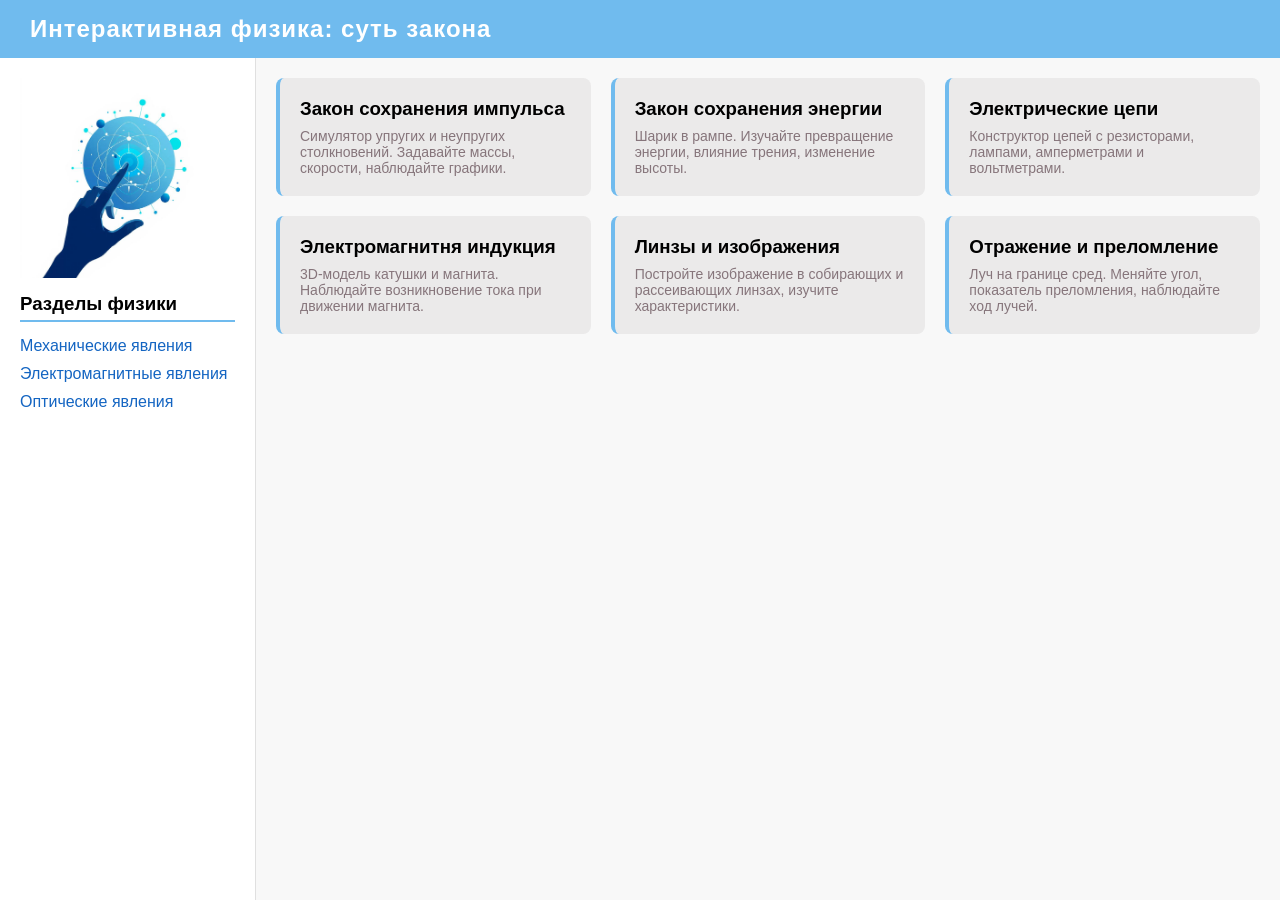
<file: index.html>
<!DOCTYPE html>
<html lang="ru">

<head>
    <meta charset="UTF-8">
    <meta name="viewport" content="width=device-width, initial-scale=1.0, maximum-scale=5.0, user-scalable=yes">
    <meta http-equiv="X-UA-Compatible" content="IE=edge">
    <meta name="format-detection" content="telephone=no">
    <title>Интерактивная физика: суть закона</title>
    <link rel="stylesheet" href="static/styles/style.css">
</head>

<body>
    <header>
        <div class="logo">Интерактивная физика: суть закона</div>
    </header>

    <div class="container">
        <aside class="sidebar">
            <div>
                <img src="static/images/логотип.jpg"
                    alt="Картинка интерактивная физика">
            </div>

            <h3>Разделы физики</h3>
            <ul>
                <li><a href="page.html">Механические явления</a></li>
                <li><a href="page2.html">Электромагнитные явления</a></li>
                <li><a href="page3.html">Оптические явления</a></li>
            </ul>
        </aside>

        <main class="content">
            <div class="blocks-container">
                <div class="block">
                    <a href="IntImp.html">
                        <h3>Закон сохранения импульса</h3>
                        <p>Симулятор упругих и неупругих столкновений. Задавайте массы, скорости, наблюдайте графики.
                        </p>
                    </a>
                </div>

                <div class="block">
                    <a href="IntEng.html">
                        <h3>Закон сохранения энергии</h3>
                        <p>Шарик в рампе. Изучайте превращение энергии, влияние трения, изменение высоты.</p>
                    </a>
                </div>

                <div class="block">
                    <a href="IntIUR.html">
                        <h3>Электрические цепи</h3>
                        <p>Конструктор цепей с резисторами, лампами, амперметрами и вольтметрами.</p>
                    </a>
                </div>

                <div class="block">
                    <a href="IntInd.html">
                        <h3>Электромагнитня индукция</h3>
                        <p>3D-модель катушки и магнита. Наблюдайте возникновение тока при движении магнита.</p>
                    </a>
                </div>

                <div class="block">
                    <a href="IntLinz.html">
                        <h3>Линзы и изображения</h3>
                        <p>Постройте изображение в собирающих и рассеивающих линзах, изучите характеристики.</p>
                    </a>
                </div>

                <div class="block">
                    <a href="IntOtr.html">
                        <h3>Отражение и преломление</h3>
                        <p>Луч на границе сред. Меняйте угол, показатель преломления, наблюдайте ход лучей.</p>
                    </a>
                </div>

                <div class="block" style="visibility: hidden;"></div>
            </div>
        </main>
    </div>

</body>

</html>
</file>
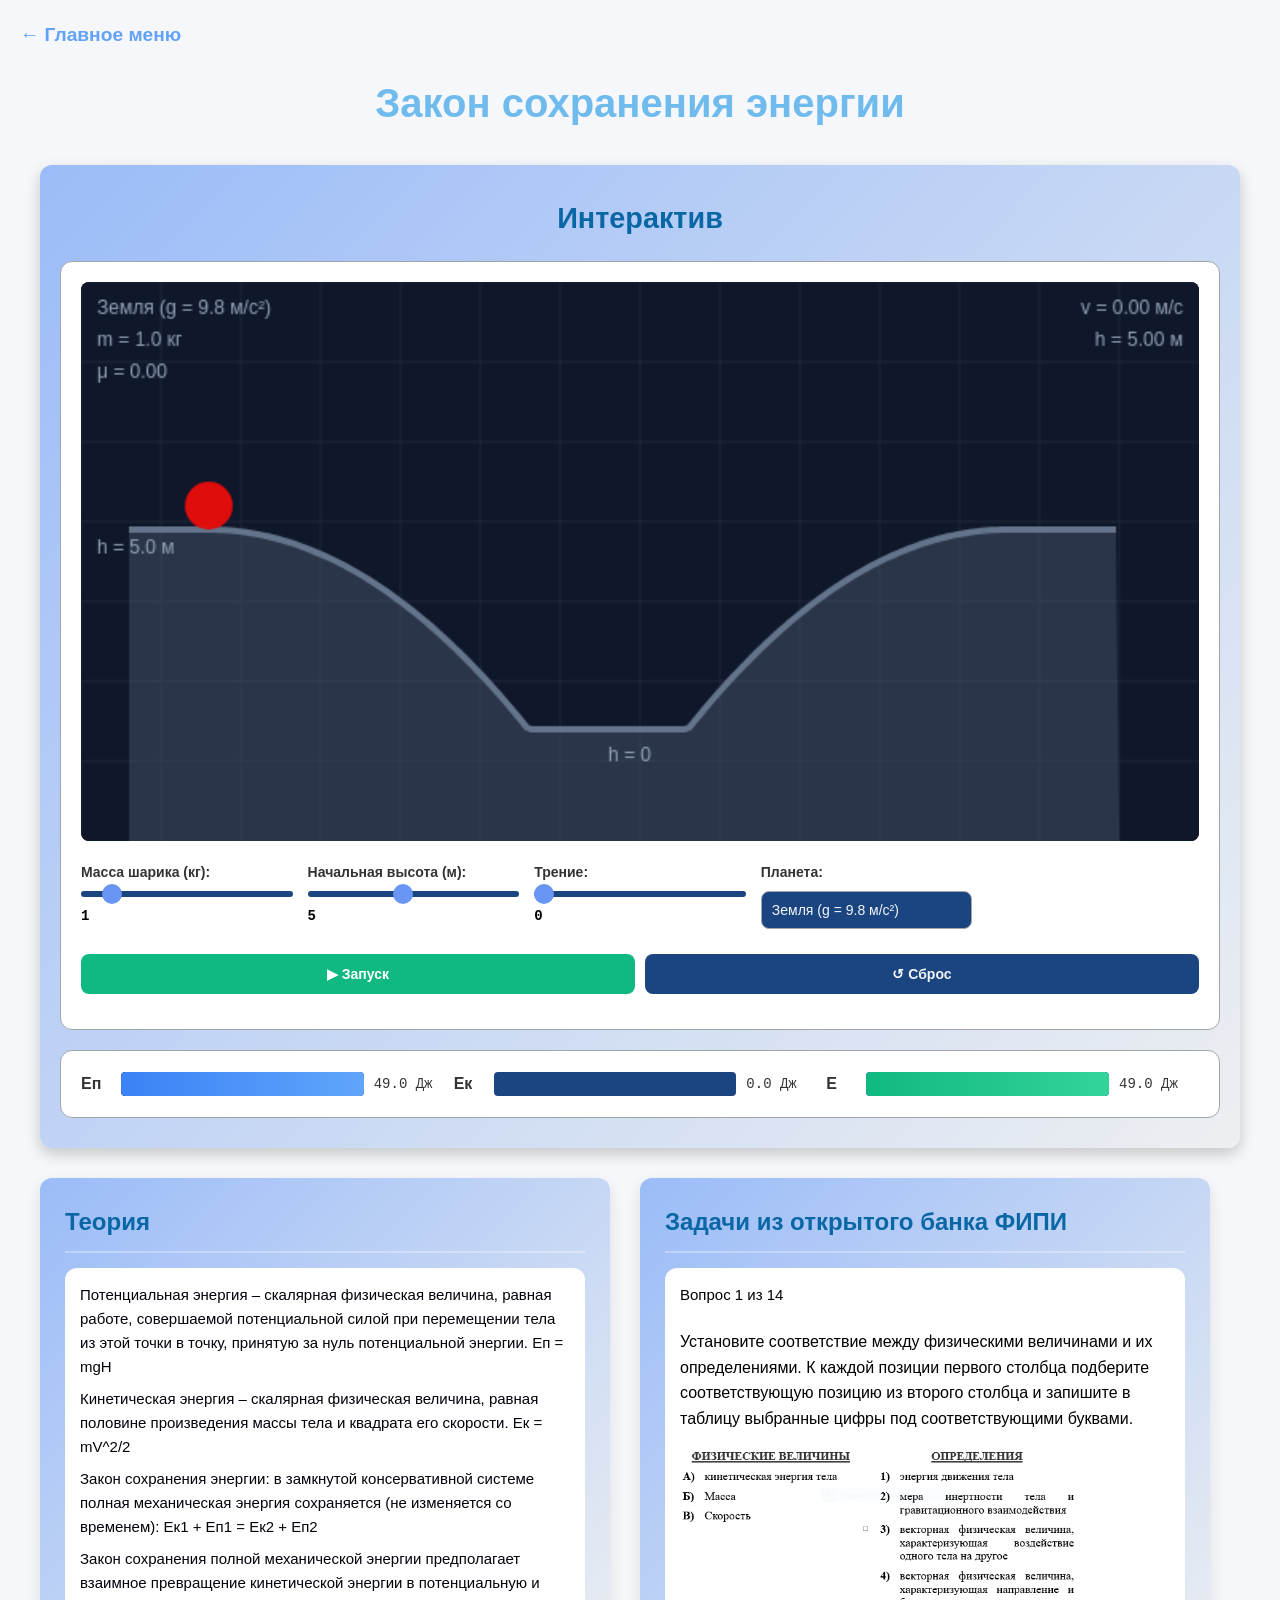
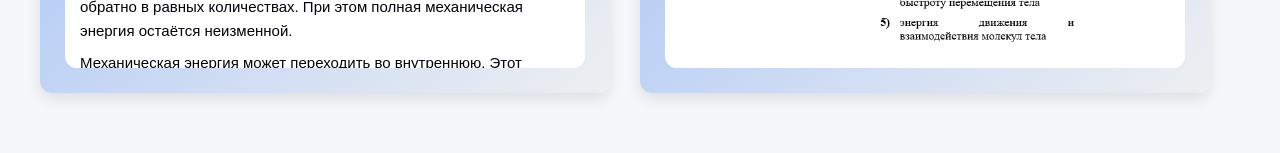
<file: IntEng.html>
<!DOCTYPE html>
<html lang="ru">

<head>
    <meta charset="UTF-8">
    <meta name="viewport" content="width=device-width, initial-scale=1.0">
    <title>Контейнеры: верхний и два нижних</title>
    <link rel="stylesheet" href="static/styles/stINT.css">
</head>

<body>
    <div class="meny">
        <a href="index.html">
            <h2>← Главное меню</h2>
        </a>
    </div>

    <h1>Закон сохранения энергии</h1>

    <div class="container-wrapper">
        <div class="top-container">
            <h2>Интерактив</h2>
            <div class="sim-layout">
                <div class="sim-main">
                    <div class="simulation-container">
                        <canvas id="energy-canvas" width="700" height="350"></canvas>
                        <div class="sim-controls">
                            <div class="control-group">
                                <label>Масса шарика (кг):</label>
                                <input type="range" id="ball-mass" min="0.5" max="5" value="1" step="0.5">
                                <span id="ball-mass-val">1</span>
                            </div>
                            <div class="control-group">
                                <label>Начальная высота (м):</label>
                                <input type="range" id="ball-height" min="1" max="10" value="5" step="0.5">
                                <span id="ball-height-val">5</span>
                            </div>
                            <div class="control-group">
                                <label>Трение:</label>
                                <input type="range" id="friction" min="0" max="0.5" value="0" step="0.05">
                                <span id="friction-val">0</span>
                            </div>
                            <div class="control-group">
                                <label>Планета:</label>
                                <select id="planet">
                                    <option value="9.8">Земля (g = 9.8 м/с²)</option>
                                    <option value="1.6">Луна (g = 1.6 м/с²)</option>
                                    <option value="3.7">Марс (g = 3.7 м/с²)</option>
                                </select>
                            </div>
                            <div class="sim-buttons">
                                <button class="btn-start" onclick="startEnergy()">▶ Запуск</button>
                                <button class="btn-reset" onclick="resetEnergy()">↺ Сброс</button>
                            </div>
                        </div>
                    </div>
                    <div class="energy-bars">
                        <div class="energy-bar-container">
                            <div class="energy-bar-label">Еп</div>
                            <div class="energy-bar potential">
                                <div class="energy-bar-fill" id="ep-bar"></div>
                            </div>
                            <span id="ep-value">0 Дж</span>
                        </div>
                        <div class="energy-bar-container">
                            <div class="energy-bar-label">Ек</div>
                            <div class="energy-bar kinetic">
                                <div class="energy-bar-fill" id="ek-bar"></div>
                            </div>
                            <span id="ek-value">0 Дж</span>
                        </div>
                        <div class="energy-bar-container">
                            <div class="energy-bar-label">Е</div>
                            <div class="energy-bar total">
                                <div class="energy-bar-fill" id="e-bar"></div>
                            </div>
                            <span id="e-value">0 Дж</span>
                        </div>
                    </div>
                </div>
            </div>
        </div>

        <div class="bottom-row">
            <div class="bottom-container left-container">
                <h3>Теория</h3>
                <div class="teoryContainer">
                    <p>Потенциальная энергия – скалярная физическая величина, равная работе, совершаемой потенциальной
                        силой
                        при перемещении тела из этой точки в точку, принятую за нуль потенциальной энергии. Еп = mgH</p>
                    <p>Кинетическая энергия – скалярная физическая величина, равная половине произведения массы тела и
                        квадрата его скорости. Ек = mV^2/2</p>
                    <p>Закон сохранения энергии: в замкнутой консервативной системе полная механическая энергия
                        сохраняется
                        (не изменяется со временем): Ек1 + Еп1 = Ек2 + Еп2</p>
                    <p>Закон сохранения полной механической энергии предполагает взаимное превращение кинетической
                        энергии в
                        потенциальную и обратно в равных количествах. При этом полная механическая энергия остаётся
                        неизменной.</p>
                    <p>Механическая энергия может переходить во внутреннюю. Этот процесс происходит путём совершения
                        механической работы над телом.</p>
                </div>
            </div>
            <div class="bottom-container right-container">
                <h3>Задачи из открытого банка ФИПИ</h3>
                <div id="taskContainer">

                    <script>
                        const tasks = [
                            { q: "Установите соответствие между физическими величинами и их определениями. К каждой позиции первого столбца подберите соответствующую позицию из второго столбца и запишите в таблицу выбранные цифры под соответствующими буквами.", a: "124", img: 'static/images/задача_1eng.PNG' },
                            { q: "Тело брошено вертикально вверх. На рисунке показан график зависимости кинетической энергии тела от его высоты над точкой броска. Чему равна потенциальная энергия тела на высоте 2 м относительно точки броска? Сопротивлением воздуха пренебречь. Потенциальную энергию тела в точке броска считать равной нулю. ", a: "3", img: 'static/images/задача_2eng.jpg' },
                            { q: "Во сколько раз уменьшилась кинетическая энергия движущегося тела, если его скорость уменьшилась в 4 раза? ", a: "16" },
                            { q: "Камень массой 1 кг, брошенный вертикально вверх, достиг максимальной высоты – 20 м. Чему равна кинетическая энергия камня в момент броска? Сопротивлением воздуха пренебречь. ", a: "200" },
                            { q: "Камень массой 2 кг бросили вертикально вверх с поверхности Земли. В момент броска его кинетическая энергия была равна 400 Дж. Какую потенциальную энергию относительно поверхности Земли будет иметь камень в верхней точке траектории полёта? Сопротивлением воздуха пренебречь. ", a: "400" },
                            { q: "Два шара с разными массами подняты на разную высоту (см. рисунок) относительно поверхности стола. Потенциальная энергия тела 1 равна 300 Дж. Определите потенциальную энергию тела 2. Считать, что потенциальная энергия отсчитывается от уровня крышки стола.", a: "300", img: 'static/images/задача_3eng.png' },
                            { q: "<span style='display:block'>Прочитайте текст и вставьте на места пропусков слова из приведённого списка.</span> Камень, подброшенный вверх из точки 1, совершает падение в тормозящей его движение атмосфере. Траектория движения камня изображена на рисунке. В положении 1 кинетическая энергия камня (А)__________ его кинетической энергии в положении 3. Потенциальная энергия в положении 1 (Б)__________ потенциальной энергии в положении 3.  На участке 1-2 сила трения совершает (В)__________ работу. При этом внутренняя энергия камня в процессе движения (Г)__________.  <span style='display:block'>Список слов и словосочетаний:</span>  <span style='display:block'> 1) равна</span>  <span style='display:block'> 2) больше</span>  <span style='display:block'> 3) меньше</span>  <span style='display:block'>4) положительный</span>  <span style='display:block'> 5) отрицательный</span>  <span style='display:block'> 6) увеличивается</span>  <span style='display:block'> 7) уменьшается</span>  <span style='display:block'> 8) не изменяется</span> Запишите в таблицу выбранные цифры под соответствующими буквами.", a: "2156", img: 'static/images/задача_4eng.png' },
                            { q: "Мяч, катящийся по горизонтальному ровному футбольному полю, останавливается из-за трения. Как при этом изменяются полная механическая энергия и внутренняя энергия мяча?<span style='display:block'>Для каждой величины определите соответствующий характер изменения:</span> <span style='display:block'> 1) увеличивается</span> <span style='display:block'>2) уменьшается</span> <span style='display:block'>3) не изменяется</span> Запишите в таблицу выбранные цифры для каждой физической величины.Цифры в ответе могут повторяться", a: "21", img: 'static/images/задача_8eng.PNG' },
                            { q: "Футбольный мяч, катящийся по ровному горизонтальному участку земли, останавливается из-за трения. Как при этом изменяются кинетическая и потенциальная энергия мяча?<span style='display:block'>Для каждой величины определите соответствующий характер изменения:</span> <span style='display:block'> 1) увеличивается</span> <span style='display:block'>2) уменьшается</span> <span style='display:block'>3) не изменяется</span> Запишите в таблицу выбранные цифры для каждой физической величины.Цифры в ответе могут повторяться", a: "23", img: 'static/images/задача_9eng.PNG' },
                            { q: "С крыши дома вертикально вниз бросают камень. Как изменяются потенциальная энергия и кинетическая энергия камня при его движении вниз? Сопротивление воздуха пренебрежимо мало.<span style='display:block'>Для каждой величины определите соответствующий характер изменения:</span> <span style='display:block'> 1) увеличивается</span> <span style='display:block'>2) уменьшается</span> <span style='display:block'>3) не изменяется</span> Запишите в таблицу выбранные цифры для каждой физической величины.Цифры в ответе могут повторяться", a: "21", img: 'static/images/задача_10eng.PNG' },
                            { q: "Тело массой 200 г брошено вертикально вверх с начальной скоростью 20 м/с. На какой высоте относительно точки бросания кинетическая энергия тела будет равна 20 Дж? Сопротивлением воздуха пренебречь. ", a: "10" },
                            { q: "При вертикальном броске телу сообщили кинетическую энергию 50 Дж. Чему равна масса этого тела, если максимальная высота его подъёма равна 10 м? Сопротивлением воздуха пренебречь. ", a: "0,5" },
                            { q: "Шар массой 4 кг, движущийся по горизонтальной поверхности с некоторой скоростью, соударяется с неподвижным шаром такой же массы, после чего шары движутся как одно целое. Определите, во сколько раз изменилась кинетическая энергия системы шаров в результате соударения. ", a: "2" },
                            { q: "С какой скоростью нужно бросить вертикально вниз с высоты 1,25 м шарик, чтобы после удара о горизонтальную поверхность он поднялся на высоту, в 3 раза бόльшую начальной, если в процессе удара теряется 40 % механической энергии шарика? Сопротивлением воздуха пренебречь. ", a: "10" }
                        ];

                        let current = 0;

                        function showTask() {
                            const task = tasks[current];
                            const container = document.getElementById('taskContainer');

                            let html = `
            <h3 style="color: black; ">Вопрос ${current + 1} из ${tasks.length}</h3>
            <p style = "color: black;">${task.q}</p>
        `;

                            if (task.img) {
                                html += `<img src="${task.img}" width="400"  style="margin:15px 0;"><br>`;
                            }

                            html += `
            <input type="text" id="userAnswer" placeholder="Ответ">
            <button onclick="check()">Проверить</button>
            <div id="result" style="margin-top:10px;"></div>
        `;

                            container.innerHTML = html;
                        }

                        function check() {
                            const answer = document.getElementById('userAnswer').value.toLowerCase().trim();
                            const result = document.getElementById('result');

                            if (answer === tasks[current].a.toLowerCase()) {
                                result.innerHTML = "<span style='color:green'>Верно!</span>";
                                setTimeout(() => {
                                    current++;
                                    if (current < tasks.length) {
                                        showTask();
                                    } else {
                                        document.getElementById('taskContainer').innerHTML =
                                            "<h2>Тест завершен!</h2>";
                                    }
                                }, 1000);
                            } else {
                                result.innerHTML = "<span style='color:red'> Неверно, попробуйте еще раз</span>";
                            }
                        }

                        // Запускаем
                        showTask();
                    </script>
                </div>
            </div>
        </div>
    </div>
    <script src="static/styles/IntEng.js"></script>
</body>

</html>
</file>
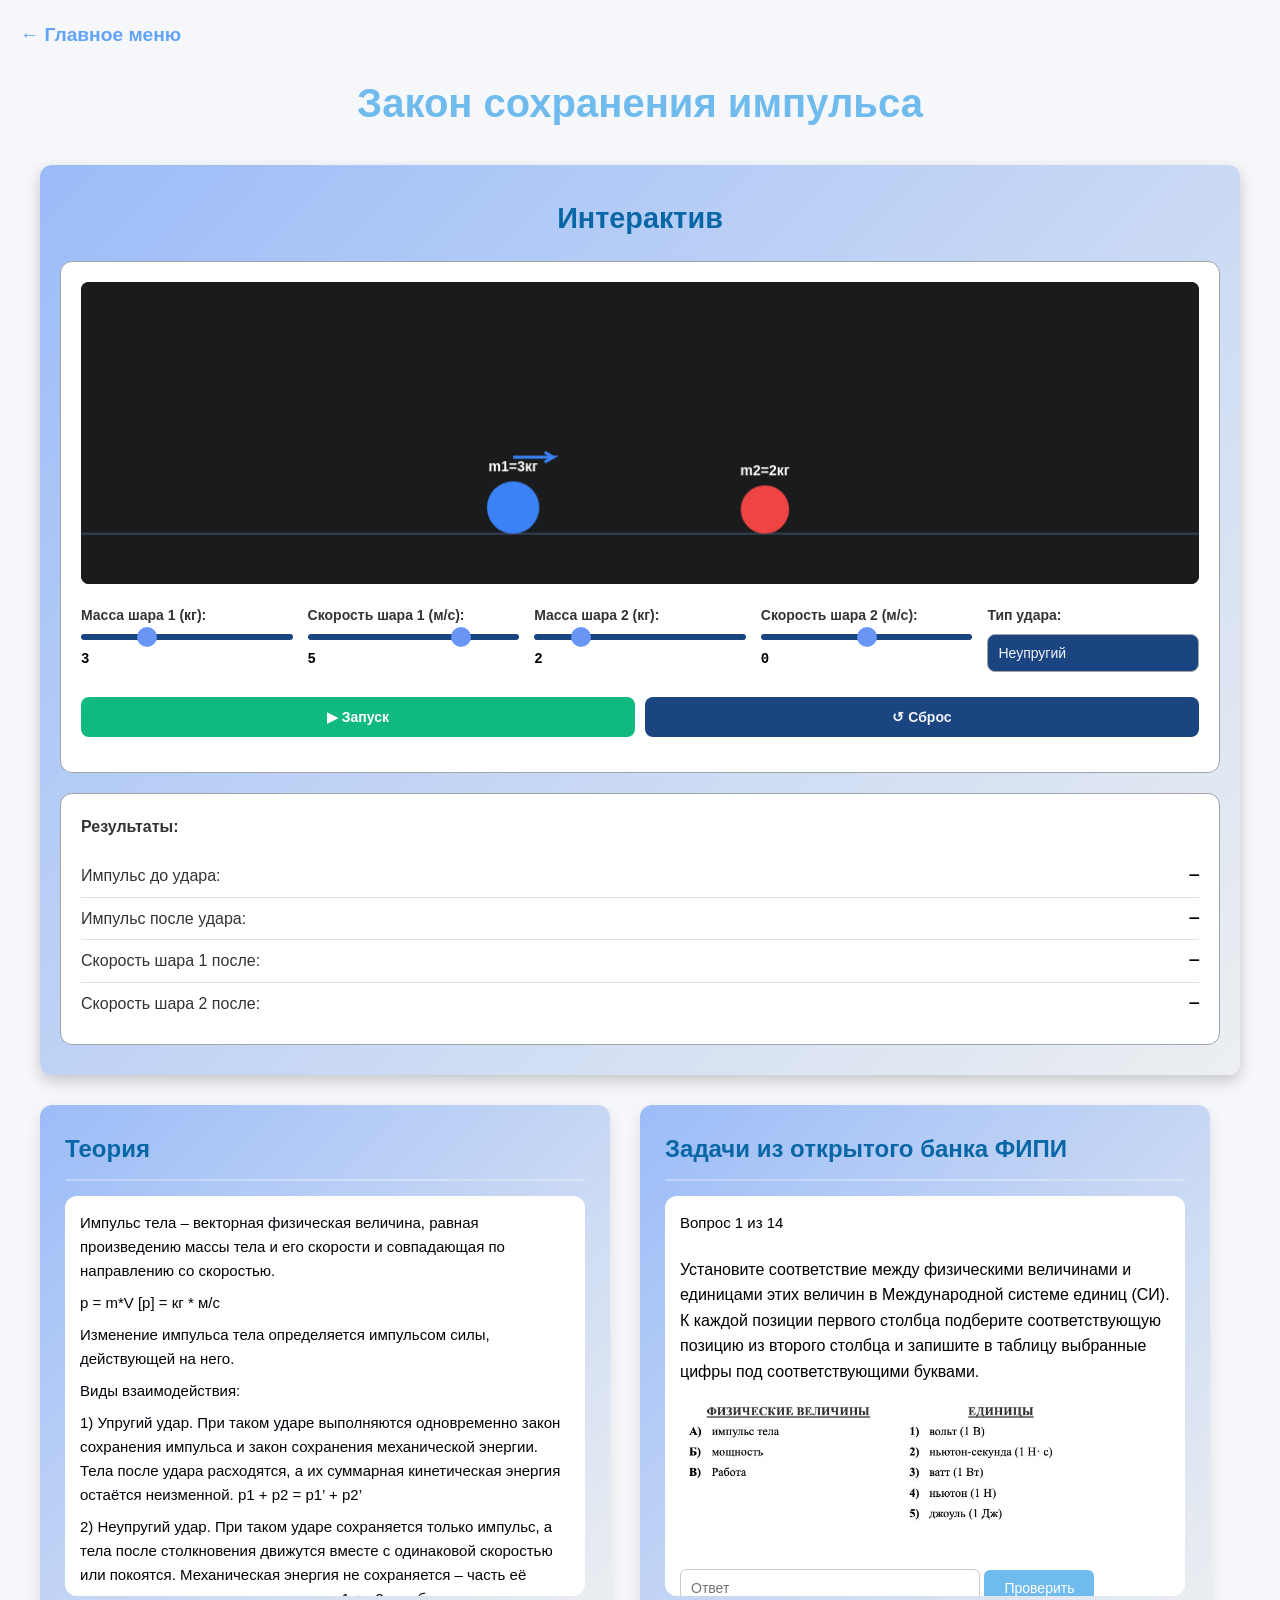
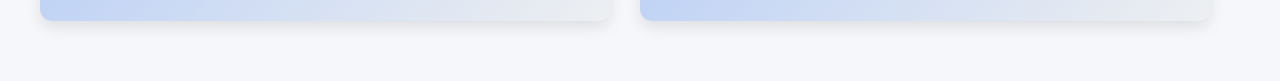
<file: IntImp.html>
<!DOCTYPE html>
<html lang="ru">

<head>
    <meta charset="UTF-8">
    <meta name="viewport" content="width=device-width, initial-scale=1.0">
    <title>Контейнеры: верхний и два нижних</title>
    <link rel="stylesheet" href="static/styles/stINT.css">
    <script src="static/styles/IntImp.js"></script>
</head>

<body>
    <div class="meny">
        <a href="index.html">
            <h2>← Главное меню</h2>
        </a>
    </div>

    <h1>Закон сохранения импульса</h1>

    <div class="container-wrapper">
        <div class="top-container">
            <h2>Интерактив</h2>
            <div class="sim-layout">
                <div class="sim-main">
                    <div class="simulation-container">
                        <canvas id="momentum-canvas" width="700" height="300"></canvas>
                        <div class="sim-controls">
                            <div class="control-group">
                                <label>Масса шара 1 (кг):</label>
                                <input type="range" id="m1" min="0.1" max="10" value="3" step="0.1">
                                <span id="m1-val">3</span>
                            </div>
                            <div class="control-group">
                                <label>Скорость шара 1 (м/с):</label>
                                <input type="range" id="v1" min="-10" max="10" value="5" step="0.5">
                                <span id="v1-val">5</span>
                            </div>
                            <div class="control-group">
                                <label>Масса шара 2 (кг):</label>
                                <input type="range" id="m2" min="0.1" max="10" value="2" step="0.1">
                                <span id="m2-val">2</span>
                            </div>
                            <div class="control-group">
                                <label>Скорость шара 2 (м/с):</label>
                                <input type="range" id="v2" min="-10" max="10" value="0" step="0.5">
                                <span id="v2-val">0</span>
                            </div>
                            <div class="control-group">
                                <label>Тип удара:</label>
                                <select id="collision-type">
                                    <option value="inelastic">Неупругий</option>
                                    <option value="elastic">Упругий</option>
                                </select>
                            </div>
                            <div class="sim-buttons">
                                <button class="btn-start" onclick="startMomentum()">▶ Запуск</button>
                                <button class="btn-reset" onclick="resetMomentum()">↺ Сброс</button>
                            </div>
                        </div>
                    </div>

                    <div class="results-panel" id="momentum-results">
                        <h4>Результаты:</h4>
                        <div class="result-row">
                            <span>Импульс до удара:</span>
                            <span id="p-before">—</span>
                        </div>
                        <div class="result-row">
                            <span>Импульс после удара:</span>
                            <span id="p-after">—</span>
                        </div>
                        <div class="result-row">
                            <span>Скорость шара 1 после:</span>
                            <span id="v1-after">—</span>
                        </div>
                        <div class="result-row">
                            <span>Скорость шара 2 после:</span>
                            <span id="v2-after">—</span>
                        </div>
                    </div>
                </div>
            </div>
        </div>

        <div class="bottom-row">
            <div class="bottom-container left-container">
                <h3>Теория</h3>
                <div class="teoryContainer">
                    <p>Импульс тела – векторная физическая величина, равная произведению массы тела и его скорости и
                        совпадающая по направлению со скоростью.</p>
                    <p>p = m*V [p] = кг * м/с</p>
                    <p>Изменение импульса тела определяется импульсом силы, действующей на него.</p>
                    <p>Виды взаимодействия:</p>
                    <p>1) Упругий удар. При таком ударе выполняются одновременно закон сохранения импульса и закон
                        сохранения механической энергии. Тела после удара расходятся, а их суммарная кинетическая
                        энергия
                        остаётся неизменной. p1 + p2 = p1’ + p2’</p>
                    <p>2) Неупругий удар. При таком ударе сохраняется только импульс, а тела после столкновения движутся
                        вместе с одинаковой скоростью или покоятся. Механическая энергия не сохраняется – часть её
                        переходит
                        во внутреннюю энергию. p1 + p2 = pобщ</p>
                    <p>Закон сохранения импульса: в инерциальной системе отсчёта суммарный импульс замкнутой системы тел
                        остаётся постоянным при любых взаимодействиях тел системы между собой.
                    </p>
                </div>
            </div>
            <div class="bottom-container right-container">
                <h3>Задачи из открытого банка ФИПИ</h3>
                <div id="taskContainer">

                    <script>
                        const tasks = [
                            { q: "Установите соответствие между физическими величинами и единицами этих величин в Международной системе единиц (СИ). К каждой позиции первого столбца подберите соответствующую позицию из второго столбца и запишите в таблицу выбранные цифры под соответствующими буквами. ", a: "235", img: 'static/images/photo_1zdimp.jpg' },
                            { q: "На рисунке представлен график зависимости скорости тела от времени. Во сколько раз увеличится модуль импульса тела за первые 4 с?", a: "5", img: 'static/images/задача_2.jpg' },
                            { q: "Движущийся со скоростью 3 м/с шар массой 2 кг соударяется с неподвижным шаром массой 1 кг. После удара шары движутся как единое целое. Чему равна скорость движения шаров после соударения? ", a: "2" },
                            { q: "Движущийся шар массой 2 кг соударяется с неподвижным шаром массой 1 кг. После удара шары движутся как единое целое со скоростью 2 м/с. Чему была равна скорость первого шара до соударения? ", a: "4" },
                            { q: "<span style='display:block'>Прочитайте текст и вставьте на места пропусков слова (словосочетания) из приведённого списка.</span> K воронке через резиновую трубку подсоединили изогнутую Г-образную стеклянную трубку (см. рисунок). После того как в воронку наливают воду, она начинает выливаться из стеклянной трубки. При этом в соответствии с законом (А)__________ резиновая трубка отклоняется (Б)__________ движения струи выливающейся из трубки воды. Такое движение в физике называется (В)__________ движением. Примером такого движения в технике является (Г)__________.<span style='display:block'> Список слов и словосочетаний:</span> <span style='display:block'>1) всемирного тяготения </span>  <span style='display:block'>2) сохранения импульса </span> <span style='display:block'>3) равноускоренное </span> <span style='display:block'>4) реактивное </span> <span style='display:block'>5) грузовые автомобили</span> <span style='display:block'> 6) запуск космической ракеты</span> <span style='display:block'> 7) по направлению</span> <span style='display:block'> 8) противоположно направлению</span> Запишите в таблицу выбранные цифры под соответствующими буквами.</span>", a: "2846", img: 'static/images/задача_5imp.jpg' },
                            { q: "Движущийся шар массой 3 кг соударяется с неподвижным шаром массой 2 кг. Определите первоначальную скорость движущегося шара, если после соударения шары стали двигаться как единое целое со скоростью 6 м/с. ", a: "10", img: 'static/images/задача_5imp.jpg' },
                            { q: "Шар массой 3 кг, движущийся со скоростью 10 м/с, соударяется с неподвижным шаром массой 2 кг. Определите скорость шаров после удара, если они стали двигаться как единое целое", a: "6" },
                            { q: "Тело массой 800 г движется в горизонтальном направлении со скоростью 4 м/с и сталкивается с телом массой 400 г, движущимся по той же прямой ему навстречу со скоростью 2 м/с. Определите скорость тел после удара, если они стали двигаться как единое целое. ", a: "2" },
                            { q: "Снаряд, движущийся горизонтально, разорвался на два равных осколка по 1 кг каждый. Один осколок продолжил двигаться относительно Земли в прежнем направлении со скоростью 800 м/с, а другой полетел назад со скоростью 400 м/с. Какую скорость имел снаряд в момент разрыва? ", a: "200" },
                            { q: "Шар массой 2 кг, движущийся со скоростью 4 м/с догоняет шар массой 8 кг, движущийся по той же прямой со скоростью 2м/с. После столкновения шары движутся вместе. Определите, какое количество теплоты выделилось в результате соударения. ", a: "3,2 " },
                            { q: "Шар массой 2 кг, движущийся со скоростью 4 м/с, соударяется с шаром массой 3 кг, движущимся ему навстречу по той же прямой со скоростью 4 м/с. После удара шары движутся как одно целое. Определите, какое количество теплоты выделилось в результате соударения. ", a: "21,6 " },
                            { q: "Шар массой 5 кг, движущийся с некоторой скоростью, соударяется с неподвижным шаром, после чего шары движутся как одно целое. Определите массу второго шара, если при ударе потеряно 50 % кинетической энергии. ", a: "5" },
                            { q: "Два свинцовых шарика с массами m1 = 100 г и m2 = 200 г движутся навстречу друг другу со скоростями V1 = 4 м/с и V2 = 5 м/с. Какую кинетическую энергию будут иметь шарики после их абсолютно неупругого соударения? ", a: "0,6" },
                            { q: "Шар массой 4 кг, движущийся по горизонтальной поверхности с некоторой скоростью, соударяется с неподвижным шаром такой же массы, после чего шары движутся как одно целое. Определите, во сколько раз изменилась кинетическая энергия системы шаров в результате соударения. ", a: "2" }
                        ];

                        let current = 0;

                        function showTask() {
                            const task = tasks[current];
                            const container = document.getElementById('taskContainer');

                            let html = `
            <h3 style="color: black; ">Вопрос ${current + 1} из ${tasks.length}</h3>
            <p style = "color: black;">${task.q}</p>
        `;

                            if (task.img) {
                                html += `<img src="${task.img}" width=400"  style="margin:15px 0;"><br>`;
                            }

                            html += `
            <input type="text" id="userAnswer" placeholder="Ответ">
            <button onclick="check()">Проверить</button>
            <div id="result" style="margin-top:10px;"></div>
        `;

                            container.innerHTML = html;
                        }

                        function check() {
                            const answer = document.getElementById('userAnswer').value.toLowerCase().trim();
                            const result = document.getElementById('result');

                            if (answer === tasks[current].a.toLowerCase()) {
                                result.innerHTML = "<span style='color:green'>Верно!</span>";
                                setTimeout(() => {
                                    current++;
                                    if (current < tasks.length) {
                                        showTask();
                                    } else {
                                        document.getElementById('taskContainer').innerHTML =
                                            "<h2>Тест завершен!</h2>";
                                    }
                                }, 1000);
                            } else {
                                result.innerHTML = "<span style='color:red'> Неверно, попробуйте еще раз</span>";
                            }
                        }

                        showTask();
                    </script>
                </div>

            </div>
        </div>
</body>

</html>
</file>
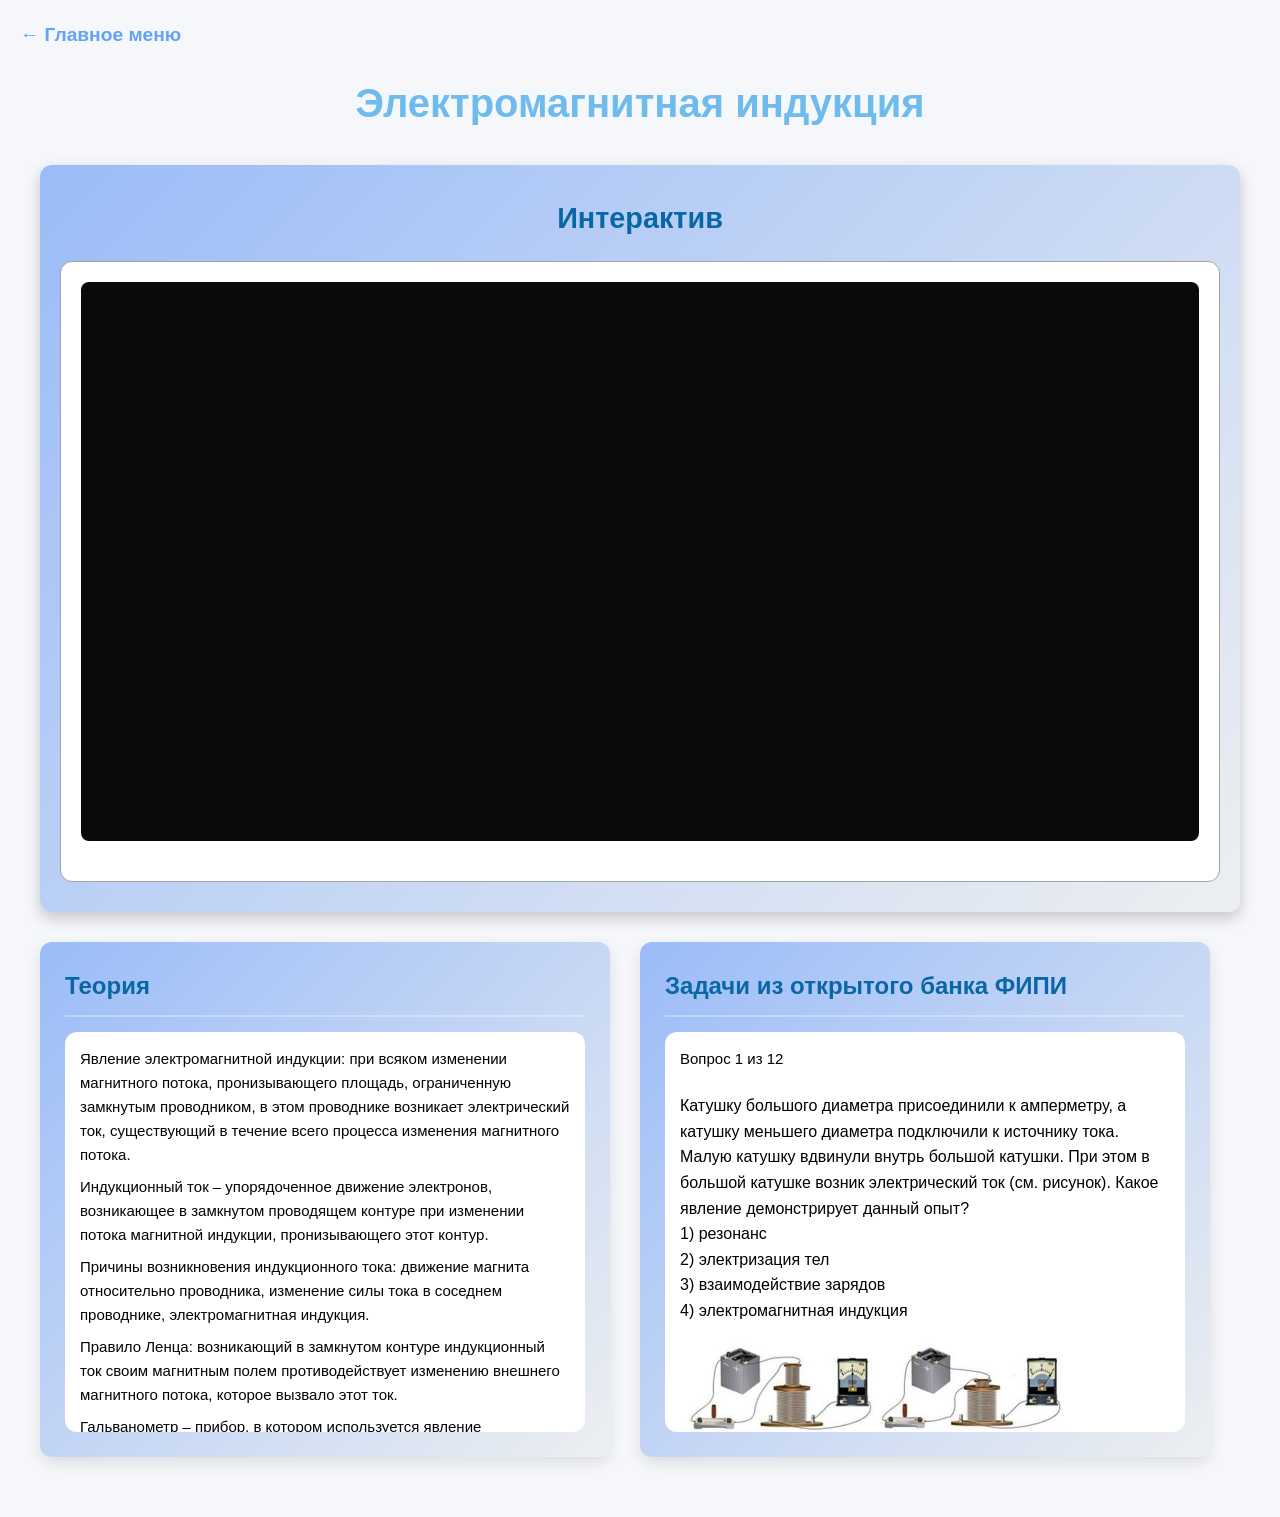
<file: IntInd.html>
<!DOCTYPE html>
<html lang="ru">

<head>
    <meta charset="UTF-8">
    <meta name="viewport" content="width=device-width, initial-scale=1.0">
    <title>Контейнеры: верхний и два нижних</title>
    <link rel="stylesheet" href="static/styles/stINT.css">
</head>

<body>
    <div class="meny">
        <a href="index.html">
            <h2>← Главное меню</h2>
        </a>
    </div>

    <h1>Электромагнитная индукция</h1>

    <div class="container-wrapper">
        <div class="top-container">
            <h2>Интерактив</h2>
            <div class="sim-layout">
                <div class="sim-main">
                    <div class="simulation-container">
                        <canvas id="electry-canvas" width="700" height="350"></canvas>
                        <div class="sim-controls">
                            <div class="control-group">
                            </div>
                        </div>
                    </div>
                </div>
            </div>
        </div>


        <div class="bottom-row">
            <div class="bottom-container left-container">
                <h3>Теория</h3>
                <div class="teoryContainer">
                    <p>Явление электромагнитной индукции: при всяком изменении магнитного потока, пронизывающего
                        площадь,
                        ограниченную замкнутым проводником, в этом проводнике возникает электрический ток, существующий
                        в
                        течение всего процесса изменения магнитного потока.</p>
                    <p>Индукционный ток – упорядоченное движение электронов, возникающее в замкнутом проводящем контуре
                        при
                        изменении потока магнитной индукции, пронизывающего этот контур.</p>
                    <p>Причины возникновения индукционного тока: движение магнита относительно проводника, изменение
                        силы
                        тока в соседнем проводнике, электромагнитная индукция.</p>
                    <p>Правило Ленца: возникающий в замкнутом контуре индукционный ток своим магнитным полем
                        противодействует изменению внешнего магнитного потока, которое вызвало этот ток.</p>
                    <p>Гальванометр – прибор, в котором используется явление взаимодействия катушки с током и магнита.
                        Гальванометр показывает наличие тока и его направление. Когда в катушке существует ток, стрелка
                        отклоняется.</p>
                </div>
            </div>

            <div class="bottom-container right-container">
                <h3>Задачи из открытого банка ФИПИ</h3>
                <div id="taskContainer">

                    <script>
                        const tasks = [
                             { q: "Катушку большого диаметра присоединили к амперметру, а катушку меньшего диаметра подключили к источнику тока. Малую катушку вдвинули внутрь большой катушки. При этом в большой катушке возник электрический ток (см. рисунок). Какое явление демонстрирует данный опыт?<span style='display:block'>1) резонанс</span><span style='display:block'>2) электризация тел</span><span style='display:block'>3) взаимодействие зарядов</span><span style='display:block'>4) электромагнитная индукция</span>", a: "4", img: 'static/images/задача1IND.jpg' },
                            { q: "", a: "" },
                            { q: "", a: "" },
                            { q: "", a: "" },
                            { q: "", a: "" },
                            { q: "", a: "" },
                            { q: "", a: "" },
                            { q: "", a: "" },
                            { q: "", a: "" },
                            { q: "", a: "" },
                            { q: "", a: "" },
                            { q: "", a: "" }
                        ];

                        let current = 0;

                        function showTask() {
                            const task = tasks[current];
                            const container = document.getElementById('taskContainer');

                            let html = `
            <h3 style="color: black; ">Вопрос ${current + 1} из ${tasks.length}</h3>
            <p style = "color: black;">${task.q}</p>
        `;

                            if (task.img) {
                                html += `<img src="${task.img}" width="400"  style="margin:15px 0;"><br>`;
                            }

                            html += `
            <input type="text" id="userAnswer" placeholder="Ответ">
            <button onclick="check()">Проверить</button>
            <div id="result" style="margin-top:10px;"></div>
        `;

                            container.innerHTML = html;
                        }

                        function check() {
                            const answer = document.getElementById('userAnswer').value.toLowerCase().trim();
                            const result = document.getElementById('result');

                            if (answer === tasks[current].a.toLowerCase()) {
                                result.innerHTML = "<span style='color:green'>Верно!</span>";
                                setTimeout(() => {
                                    current++;
                                    if (current < tasks.length) {
                                        showTask();
                                    } else {
                                        document.getElementById('taskContainer').innerHTML =
                                            "<h2>Тест завершен!</h2>";
                                    }
                                }, 1000);
                            } else {
                                result.innerHTML = "<span style='color:red'> Неверно, попробуйте еще раз</span>";
                            }
                        }

                        // Запускаем
                        showTask();
                    </script>
                </div>
            </div>
        </div>
    </div>
</body>

</html>
</file>
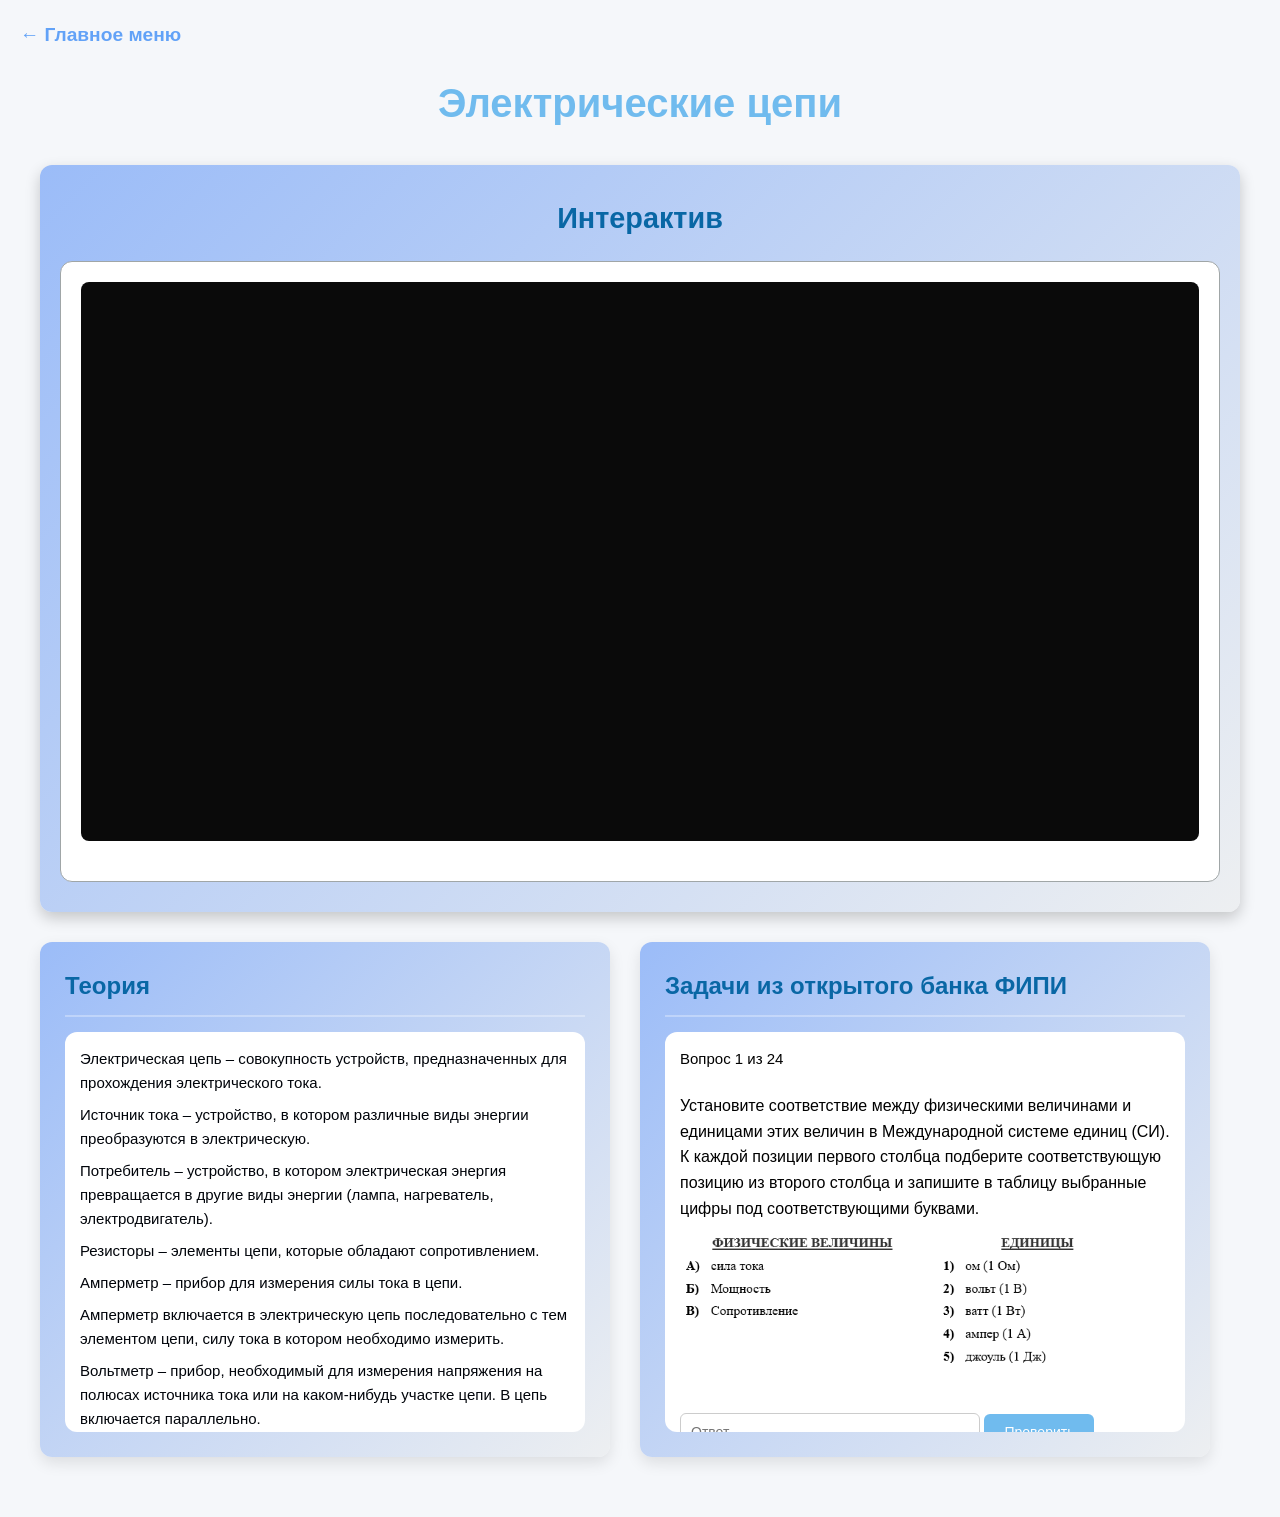
<file: IntIUR.html>
<!DOCTYPE html>
<html lang="ru">

<head>
    <meta charset="UTF-8">
    <meta name="viewport" content="width=device-width, initial-scale=1.0">
    <title>Контейнеры: верхний и два нижних</title>
    <link rel="stylesheet" href="static/styles/stINT.css">
</head>

<body>
    <div class="meny">
        <a href="index.html">
            <h2>← Главное меню</h2>
        </a>
    </div>

    <h1>Электрические цепи</h1>

    <div class="container-wrapper">
        <div class="top-container">
            <h2>Интерактив</h2>
            <div class="sim-layout">
                <div class="sim-main">
                    <div class="simulation-container">
                        <canvas id="electry-canvas" width="700" height="350"></canvas>
                        <div class="sim-controls">
                            <div class="control-group">
                            </div>
                        </div>
                    </div>
                </div>
            </div>
        </div>

        <div class="bottom-row">
            <div class="bottom-container left-container">
                <h3>Теория</h3>
                <div class="teoryContainer">
                    <p>Электрическая цепь – совокупность устройств, предназначенных для прохождения электрического тока.
                    </p>
                    <p>Источник тока – устройство, в котором различные виды энергии преобразуются в электрическую.</p>
                    <p>Потребитель – устройство, в котором электрическая энергия превращается в другие виды энергии
                        (лампа,
                        нагреватель, электродвигатель).</p>
                    <p>Резисторы – элементы цепи, которые обладают сопротивлением.</p>
                    <p>Амперметр – прибор для измерения силы тока в цепи.</p>
                    <p>Амперметр включается в электрическую цепь последовательно с тем элементом цепи, силу тока в
                        котором
                        необходимо измерить.</p>
                    <p>Вольтметр – прибор, необходимый для измерения напряжения на полюсах источника тока или на
                        каком-нибудь участке цепи. В цепь включается параллельно. </p>
                    <p>Реостат – специальный прибор для регулирования силы тока в цепи.</p>
                    <p>Закон Ома для участка цепи: сила тока в участке цепи прямо пропорциональна напряжению на концах
                        этого
                        участка и обратно пропорциональна его сопротивлению. I = U/R</p>
                    <p>Последовательное соединение проводников – соединение проводников без разветвлений, когда конец
                        одного
                        проводника соединён с началом другого проводника. </p>
                    <p>При последовательном соединении проводников:</p>
                    <p>- Сила тока, протекающего через каждый проводник, одинакова. I1 = I2 = I3</p>
                    <p>- Общее напряжение в цепи равно сумме напряжений на отдельных участках цепи. U = U1 + U2</p>
                    <p>- Общее сопротивление цепи равно сумме сопротивлений отдельных участков цепи. R = R1 + R2</p>
                    <p>Параллельное соединение проводников – соединение, при котором проводники включаются в цепь
                        параллельно друг другу и цепь содержит разветвления. </p>
                    <p>При параллельном соединении проводников:</p>
                    <p>- Сила тока в неразветвлённой части цепи равна сумме силы токов в отдельных параллельно
                        соединённых
                        проводниках. I = I1 + I2</p>
                    <p>- Напряжение на участке цепи и на концах проводников соединённых параллельно одно и то же. U = U1
                        =
                        U2</p>
                    <p>- Величина, обратная сопротивлению всего участка цепи, равна сумме величин, обратных
                        сопротивлениям
                        каждого из параллельно соединённых проводников. 1/R = 1/R1 + 1/R2</p>
                </div>
            </div>
            <div class="bottom-container right-container">
                <h3>Задачи из открытого банка ФИПИ</h3>
                <div id="taskContainer">

                    <script>
                        const tasks = [
                            { q: "Установите соответствие между физическими величинами и единицами этих величин в Международной системе единиц (СИ). К каждой позиции первого столбца подберите соответствующую позицию из второго столбца и запишите в таблицу выбранные цифры под соответствующими буквами.", a: "431", img: 'static/images/задача1IUR.PNG' },
                            { q: "Установите соответствие между техническими устройствами и физическими закономерностями, лежащими в основе принципа их действия.К каждой позиции первого столбца подберите соответствующую позицию из второго столбца и запишите в таблицу выбранные цифры под соответствующими буквами.", a: "31", img: 'static/images/задача2IUR.PNG' },
                            { q: "Чему равны соответственно цена деления и предел измерения миллиамперметра (см. рисунок)?<span style='display:block'>1) 50 А; 2 А</span> <span style='display:block'>2) 2 мА; 50 мА</span> <span style='display:block'>3) 10 А; 50 А</span> <span style='display:block'>4) 50 мА; 10 мА </span>", a: "2", img: 'https://encrypted-tbn0.gstatic.com/images?q=tbn:ANd9GcTjON4FPmHUaRckIkBWMiwQO4MkfFkJUrFQ8A&s' },
                            { q: "Сопротивление реостата увеличили в 2 раза, а приложенное к нему напряжение уменьшили в 2 раза. Во сколько раз уменьшилась при этом сила электрического тока, протекающего через реостат?", a: "4" },
                            { q: "На рисунке изображён график зависимости силы тока I в проводнике от напряжения U на его концах. Чему равно сопротивление проводника?", a: "16", img: 'static/images/задача5IUR.jpg' },
                            { q: "<span style='display:block'>Прочитайте текст и вставьте на места пропусков слова (словосочетания) из приведённого списка.</span> Возьмём источник электрического тока (батарейку), две одинаковые лампы на подставке и соединительные провода. Подключим к батарейке сначала одну лампу так, чтобы она загорелась. Затем подсоединим вторую так, как показано на рисунке. При этом можно заметить, что накал первой лампы (А)__________. Это происходит, потому что при (Б)__________ соединении ламп их общее сопротивление(В)__________. И если напряжение на внешней цепи считать неизменным, то в каждой лампе (Г)__________ уменьшаетсяв 4 раза.Список слов и словосочетаний:<span style='display:block'>1) параллельное</span><span style='display:block'>2) последовательное</span><span style='display:block'>3) увеличивается</span><span style='display:block'>4) уменьшается</span><span style='display:block'>5) не изменяется</span><span style='display:block'>6) потребляемая мощность</span><span style='display:block'>7) сила электрического тока<span>Запишите в таблицу выбранные цифры под соответствующими буквами.", a: "4236", img: 'https://sverh-zadacha.ucoz.ru/ege/gia/fi_9_2025/04.jpg' },
                            { q: "<span style='display:block'>Прочитайте текст и вставьте на места пропусков слова (словосочетания) из приведённого списка.Возьмём источник электрического тока (батарейку), две одинаковые лампы на подставках, соединительные провода. Подключим сначала к батарейке одну лампу так, чтобы она загорелась. Затем подсоединим вторую так, как показано на рисунке. После подключения второй лампы можно заметить, что накал первой лампы (А)__________. При (Б)__________ соединении ламп их общее сопротивление (В)__________. Если напряжение на внешней цепи считать неизменным, то (Г)__________ увеличивается в 2 раза.<span style='display:block'>1) параллельное</span><span style='display:block'>2) последовательное</span><span style='display:block'>3) увеличивается</span><span style='display:block'>4) уменьшается</span><span style='display:block'>5) не изменяется</span><span style='display:block'>6) общая мощность, потребляемая лампами</span><span style='display:block'>7) сила тока, протекающего через каждую лампу</span>Запишите в таблицу выбранные цифры под соответствующими буквами.", a: "5146", img: 'https://encrypted-tbn1.gstatic.com/images?q=tbn:ANd9GcQJu_hyyihx4RPSWqSm2GISZO_LFVIqZ96s3975r_KWA3H0M_gA' },
                            { q: "Лампа сопротивлением 160 Ом включена в сеть, напряжение которой равно 120 В. Определите мощность, потребляемую лампой.", a: "90" },
                            { q: "В электрической цепи (см. рисунок) амперметр А1 показывает силу тока 1,5 А, амперметр А2 – силу тока 0,5 А.<span style='display:block'>Чему равна сила тока, протекающего через лампу?</span>", a: "1,5", img: 'https://oge.fipi.ru/docs/B24AFED7DE6AB5BC461219556CCA4F9B/questions/372FE29FD7F0A50B44B4C39FD7CE7D4B/xs3qstsrc372FE29FD7F0A50B44B4C39FD7CE7D4B_4_1737721794.jpg' },
                            { q: "Чему равно общее сопротивление участка цепи, изображённого на рисунке, если R1 = R2 = 2 Ом, R3 = R4 = 6 Ом?", a: "4", img: 'https://easy-exam.ru/static/main_page/image/tasks/1158.png' },
                            { q: "Для измерения силы тока, проходящего через лампу, и электрического напряжения на лампе ученик собрал электрическую цепь, представленную на рисунке.<span style='display:block'>Какие измерительные приборы включены в электрическую цепь правильно?</span><span style='display:block'>1) Только амперметр</span><span style='display:block'>2) Только вольтметр</span><span style='display:block'>3) И амперметр, и вольтметр включены правильно</span><span style='display:block'>4) И амперметр, и вольтметр включены неправильно</span>", a: "1", img: 'https://phys-oge.sdamgia.ru/get_file?id=6458' },
                            { q: "<span style='display:block'>Ученик собрал электрическую цепь, представленную на рисунке.</span><span style='display:block'>Какое утверждение верное?</span><span style='display:block'>1) При замыкании ключа амперметр покажет силу тока, протекающего через вольтметр.</span><span style='display:block'>2) При замыкании ключа вольтметр покажет электрическое напряжение на резисторе R2.</span><span style='display:block'>3) При замыкании ключа вольтметр покажет электрическое напряжение на реостате R.</span><span style='display:block'>4) При замыкании ключа амперметр покажет силу тока, протекающего через реостат R.</span>", a: "4", img: 'static/images/задача12IUR.jpg' },
                            { q: "На рисунке изображена электрическая цепь, состоящая из источника тока, резисторов 1–3 и ключа К. < span style='display:block' > Как изменятся сила тока в цепи и общее сопротивление цепи, если ключ К замкнуть?</span><span style='display:block'>Для каждой величины определите соответствующий характер изменения:</span><span style='display:block'>1) увеличится</span><span style='display:block'>2) уменьшится</span><span style='display:block'>3) не изменится</span>Запишите в таблицу выбранные цифры для каждой физической величины.Цифры в ответе могут повторяться.", a: "12", img: 'static/images/задача13IUR.PNG', img: 'https://easy-exam.ru/static/main_page/image/tasks/1197.png' },
                            { q: "Электрическая цепь состоит из источника тока, резистора 1 и реостата. Затем к резистору 1 присоединяют резистор 2 (см. рисунок). Как при этом изменяются сопротивление участка АВ и сила тока, проходящего через реостат?<span style='display:block'>Для каждой величины определите соответствующий характер изменения:</span><span style='display:block'>1) увеличится</span><span style='display:block'>2) уменьшится</span><span style='display:block'>3) не изменится</span>Запишите в таблицу выбранные цифры для каждой физической величины.Цифры в ответе могут повторяться.", a: "4" },
                            { q: "", a: "" },
                            { q: "", a: "" },
                            { q: "", a: "" },
                            { q: "", a: "" },
                            { q: "", a: "" },
                            { q: "", a: "" },
                            { q: "", a: "" },
                            { q: "", a: "" },
                            { q: "", a: "" },
                            { q: "", a: "" }
                        ];
                        let current = 0;

                        function showTask() {
                            const task = tasks[current];
                            const container = document.getElementById('taskContainer');

                            let html = `
            <h3 style="color: black; ">Вопрос ${current + 1} из ${tasks.length}</h3>
            <p style = "color: black;">${task.q}</p>
        `;

                            if (task.img) {
                                html += `<img src="${task.img}" width="400"  style="margin:15px 0;"><br>`;
                            }

                            html += `
            <input type="text" id="userAnswer" placeholder="Ответ">
            <button onclick="check()">Проверить</button>
            <div id="result" style="margin-top:10px;"></div>
        `;

                            container.innerHTML = html;
                        }

                        function check() {
                            const answer = document.getElementById('userAnswer').value.toLowerCase().trim();
                            const result = document.getElementById('result');

                            if (answer === tasks[current].a.toLowerCase()) {
                                result.innerHTML = "<span style='color:green'>Верно!</span>";
                                setTimeout(() => {
                                    current++;
                                    if (current < tasks.length) {
                                        showTask();
                                    } else {
                                        document.getElementById('taskContainer').innerHTML =
                                            "<h2>Тест завершен!</h2>";
                                    }
                                }, 1000);
                            } else {
                                result.innerHTML = "<span style='color:red'> Неверно, попробуйте еще раз</span>";
                            }
                        }

                        // Запускаем
                        showTask();
                    </script>
                </div>
            </div>
        </div>
    </div>
</body>

</html>
</file>
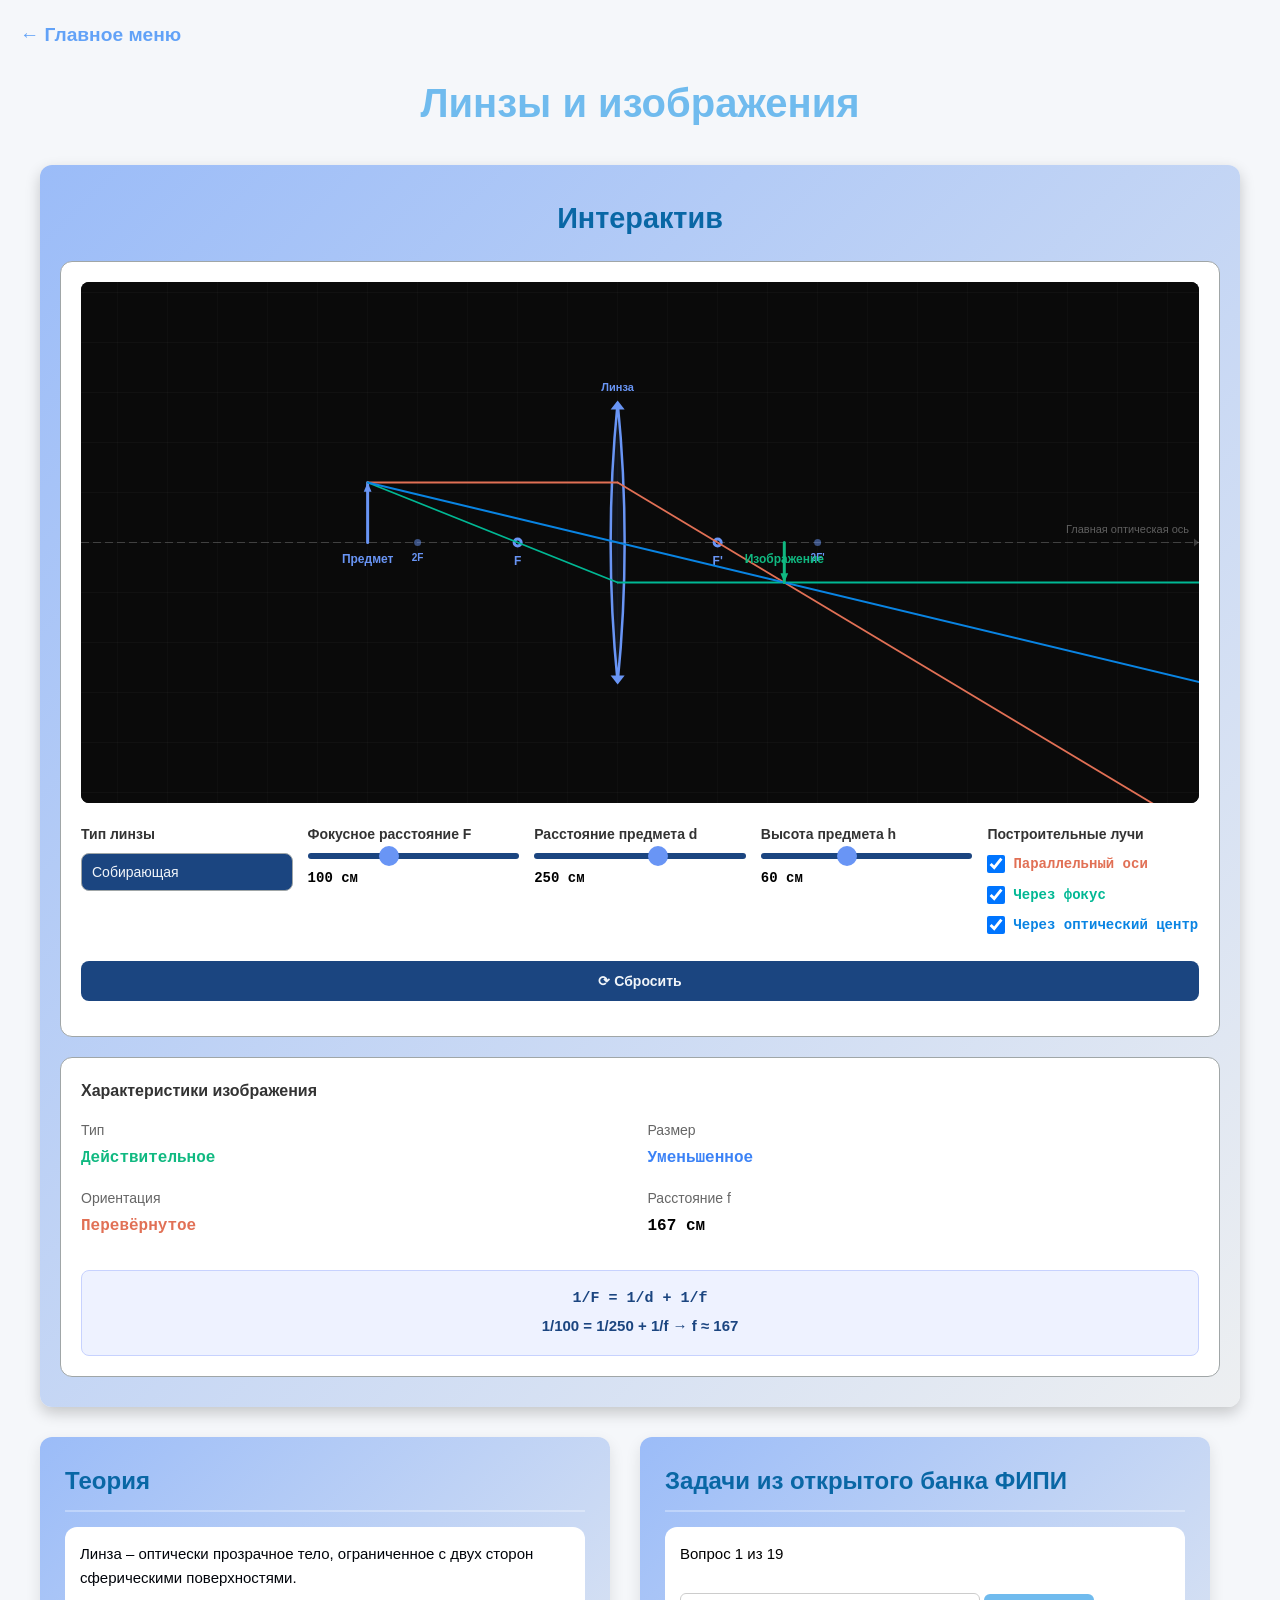
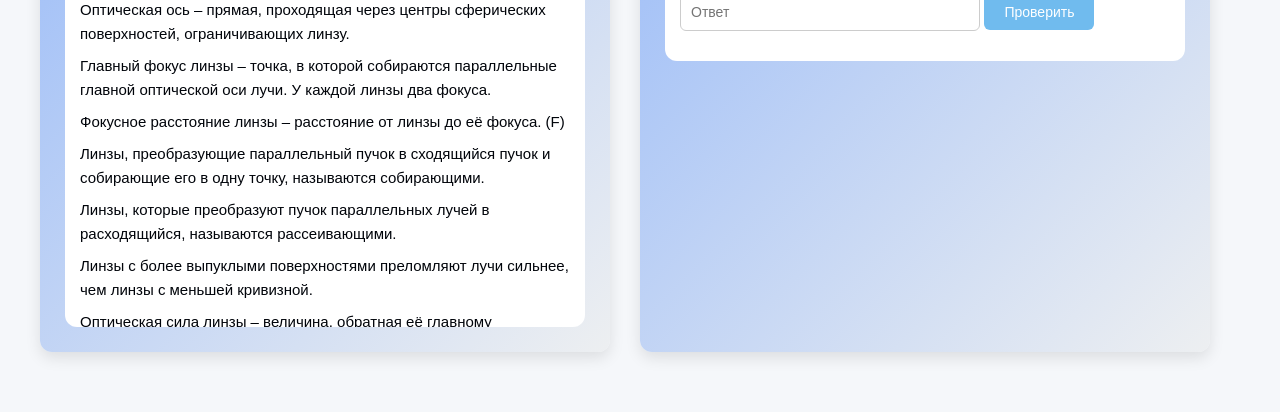
<file: IntLinz.html>
<!DOCTYPE html>
<html lang="ru">

<head>
    <meta charset="UTF-8">
    <meta name="viewport" content="width=device-width, initial-scale=1.0">
    <title>Контейнеры: верхний и два нижних</title>
    <link rel="stylesheet" href="static/styles/stINT.css">
</head>

<body>
    <div class="meny">
        <a href="index.html">
            <h2>← Главное меню</h2>
        </a>
    </div>

    <h1>Линзы и изображения</h1>

    <div class="container-wrapper">
        <div class="top-container">
            <h2>Интерактив</h2>
            <div class="simulation-container">
                <canvas id="cv" width="600" height="280"></canvas>
                <div class="sim-controls">

                    <div class="control-group">
                        <label>Тип линзы</label>
                        <select id="lensSelect" onchange="setLens(this.value)">
                            <option value="c" selected>Собирающая</option>
                            <option value="d">Рассеивающая</option>
                        </select>
                    </div>
                    <div class="control-group">
                        <label>Фокусное расстояние F</label>
                        <input type="range" id="sF" min="40" max="200" value="100" oninput="upd()">
                        <span id="vF">100 см</span>
                    </div>

                    <div class="control-group">
                        <label>Расстояние предмета d</label>
                        <input type="range" id="sD" min="30" max="400" value="250" oninput="upd()">
                        <span id="vD">250 см</span>
                    </div>

                    <div class="control-group">
                        <label>Высота предмета h</label>
                        <input type="range" id="sH" min="20" max="120" value="60" oninput="upd()">
                        <span id="vH">60 см</span>
                    </div>

                    <div class="control-group">
                        <label>Построительные лучи</label>
                        <div class="checkbox-group">
                            <label>
                                <input type="checkbox" id="r0" checked onchange="tR(0)">
                                <span class="ray-label ray1">Параллельный оси</span>
                            </label>
                            <label>
                                <input type="checkbox" id="r1" checked onchange="tR(1)">
                                <span class="ray-label ray2">Через фокус</span>
                            </label>
                            <label>
                                <input type="checkbox" id="r2" checked onchange="tR(2)">
                                <span class="ray-label ray3">Через оптический центр</span>
                            </label>
                        </div>
                    </div>

                    <div class="sim-buttons">
                        <button class="btn-reset" onclick="resetAll()">⟳ Сбросить</button>
                    </div>
                </div>
            </div>

            <!-- Результаты -->
            <div class="lens-results">
                <h4>Характеристики изображения</h4>
                <div class="result-grid">
                    <div class="result-item">
                        <span class="result-label">Тип</span>
                        <span class="result-value" id="rT">Действительное</span>
                    </div>
                    <div class="result-item">
                        <span class="result-label">Размер</span>
                        <span class="result-value" id="rS">Увеличенное</span>
                    </div>
                    <div class="result-item">
                        <span class="result-label">Ориентация</span>
                        <span class="result-value" id="rO">Перевёрнутое</span>
                    </div>
                    <div class="result-item">
                        <span class="result-label">Расстояние f</span>
                        <span class="result-value" id="rDi">167 см</span>
                    </div>
                </div>
                <div class="formula-box">
                    1/F = 1/d + 1/f<br>
                    <span id="fT">1/100 = 1/250 + 1/f → f ≈ 167</span>
                </div>
            </div>

        </div>



        <div class="bottom-row">
            <div class="bottom-container left-container">
                <h3>Теория</h3>
                <div class="teoryContainer">
                    <p>Линза – оптически прозрачное тело, ограниченное с двух сторон сферическими поверхностями.
                    </p>
                    <p>Оптическая ось – прямая, проходящая через центры сферических поверхностей, ограничивающих
                        линзу.
                    </p>
                    <p>Главный фокус линзы – точка, в которой собираются параллельные главной оптической оси
                        лучи. У
                        каждой
                        линзы два фокуса.</p>
                    <p>Фокусное расстояние линзы – расстояние от линзы до её фокуса. (F)</p>
                    <p>Линзы, преобразующие параллельный пучок в сходящийся пучок и собирающие его в одну точку,
                        называются
                        собирающими.</p>
                    <p>Линзы, которые преобразуют пучок параллельных лучей в расходящийся, называются
                        рассеивающими.
                    </p>
                    <p>Линзы с более выпуклыми поверхностями преломляют лучи сильнее, чем линзы с меньшей
                        кривизной.</p>
                    <p>Оптическая сила линзы – величина, обратная её главному фокусному расстоянию. Измеряется в
                        диоптриях.
                        D = 1/F </p>
                    <p>Изображения, даваемые линзой:</p>
                    <p>Если изображение есть, то оно называется действительным.</p>
                    <p>Размеры и расположение изображения предмета в собирающей линзе зависят от положения
                        предмета
                        относительно линзы.</p>
                    <p>d – расстояние от источника света до линзы.</p>
                    <p>f – расстояние от линзы до изображения.</p>
                    <p>F – фокусное расстояние линзы. </p>
                    <p>2F – двойное фокусное расстояние.</p>
                    <p>Собирающая линза:</p>
                    <p>1) d > F: F < f < 2F Изображение действительное, перевёрнутое, уменьшенное.</p>
                            <p>2) F < d < 2F: 2F < f Изображение действительное, перевёрнутое, увеличенное.</p>
                                    <p>3) d < F: F < f < 2F Изображение мнимое, прямое, увеличенное.</p>
                                            <p>4) d = F: Лучи параллельны, поэтому изображения нет. </p>
                                            <p>5) d = 2F: f = 2F Изображение действительное, перевёрнутое,
                                                равное.</p>
                                            <p>Рассеивающая линза:</p>
                                            <p>Изображение не зависит от положения предмета относительно линзы.
                                            </p>
                                            <p>Изображение уменьшенное, прямое, мнимое.</p>
                                            <p>Формула тонкой линзы: D = 1/F = 1/d + 1/f</p>
                                            <p>Для построения изображения используют:</p>
                                            <p>1) Луч, который идёт параллельно главной оптической оси, после
                                                преломления в
                                                линзе проходит через её фокус. </p>
                                            <p>2) Луч, проходящий через оптический центр линзы, не преломляется.
                                            </p>
                                            <p>3) Луч, проходящий через фокус, после преломления в линзе идёт
                                                параллельно
                                                оптической оси. </p>

                                    </p>
                            </p>
                    </p>

                </div>
            </div>
            <div class="bottom-container right-container">
                <h3>Задачи из открытого банка ФИПИ</h3>
                <div id="taskContainer">

                    <script>
                        const tasks = [
                            { q: "", a: "" },
                            { q: "", a: "" },
                            { q: "", a: "" },
                            { q: "", a: "" },
                            { q: "", a: "" },
                            { q: "", a: "" },
                            { q: "", a: "" },
                            { q: "", a: "" },
                            { q: "", a: "" },
                            { q: "", a: "" },
                            { q: "", a: "" },
                            { q: "", a: "" },
                            { q: "", a: "" },
                            { q: "", a: "" },
                            { q: "", a: "" },
                            { q: "", a: "" },
                            { q: "", a: "" },
                            { q: "", a: "" },
                            { q: "", a: "" }
                        ];

                        let current = 0;

                        function showTask() {
                            const task = tasks[current];
                            const container = document.getElementById('taskContainer');

                            let html = `
            <h3 style="color: black; ">Вопрос ${current + 1} из ${tasks.length}</h3>
            <p style = "color: black;">${task.q}</p>
        `;

                            if (task.img) {
                                html += `<img src="${task.img}" width="400"  style="margin:15px 0;"><br>`;
                            }

                            html += `
            <input type="text" id="userAnswer" placeholder="Ответ">
            <button onclick="check()">Проверить</button>
            <div id="result" style="margin-top:10px;"></div>
        `;

                            container.innerHTML = html;
                        }

                        function check() {
                            const answer = document.getElementById('userAnswer').value.toLowerCase().trim();
                            const result = document.getElementById('result');

                            if (answer === tasks[current].a.toLowerCase()) {
                                result.innerHTML = "<span style='color:green'>Верно!</span>";
                                setTimeout(() => {
                                    current++;
                                    if (current < tasks.length) {
                                        showTask();
                                    } else {
                                        document.getElementById('taskContainer').innerHTML =
                                            "<h2>Тест завершен!</h2>";
                                    }
                                }, 1000);
                            } else {
                                result.innerHTML = "<span style='color:red'> Неверно, попробуйте еще раз</span>";
                            }
                        }

                        // Запускаем
                        showTask();
                    </script>
                </div>
            </div>
        </div>
    </div>
    <script src="static/styles/IntLinz.js"></script>
</body>

</html>
</file>
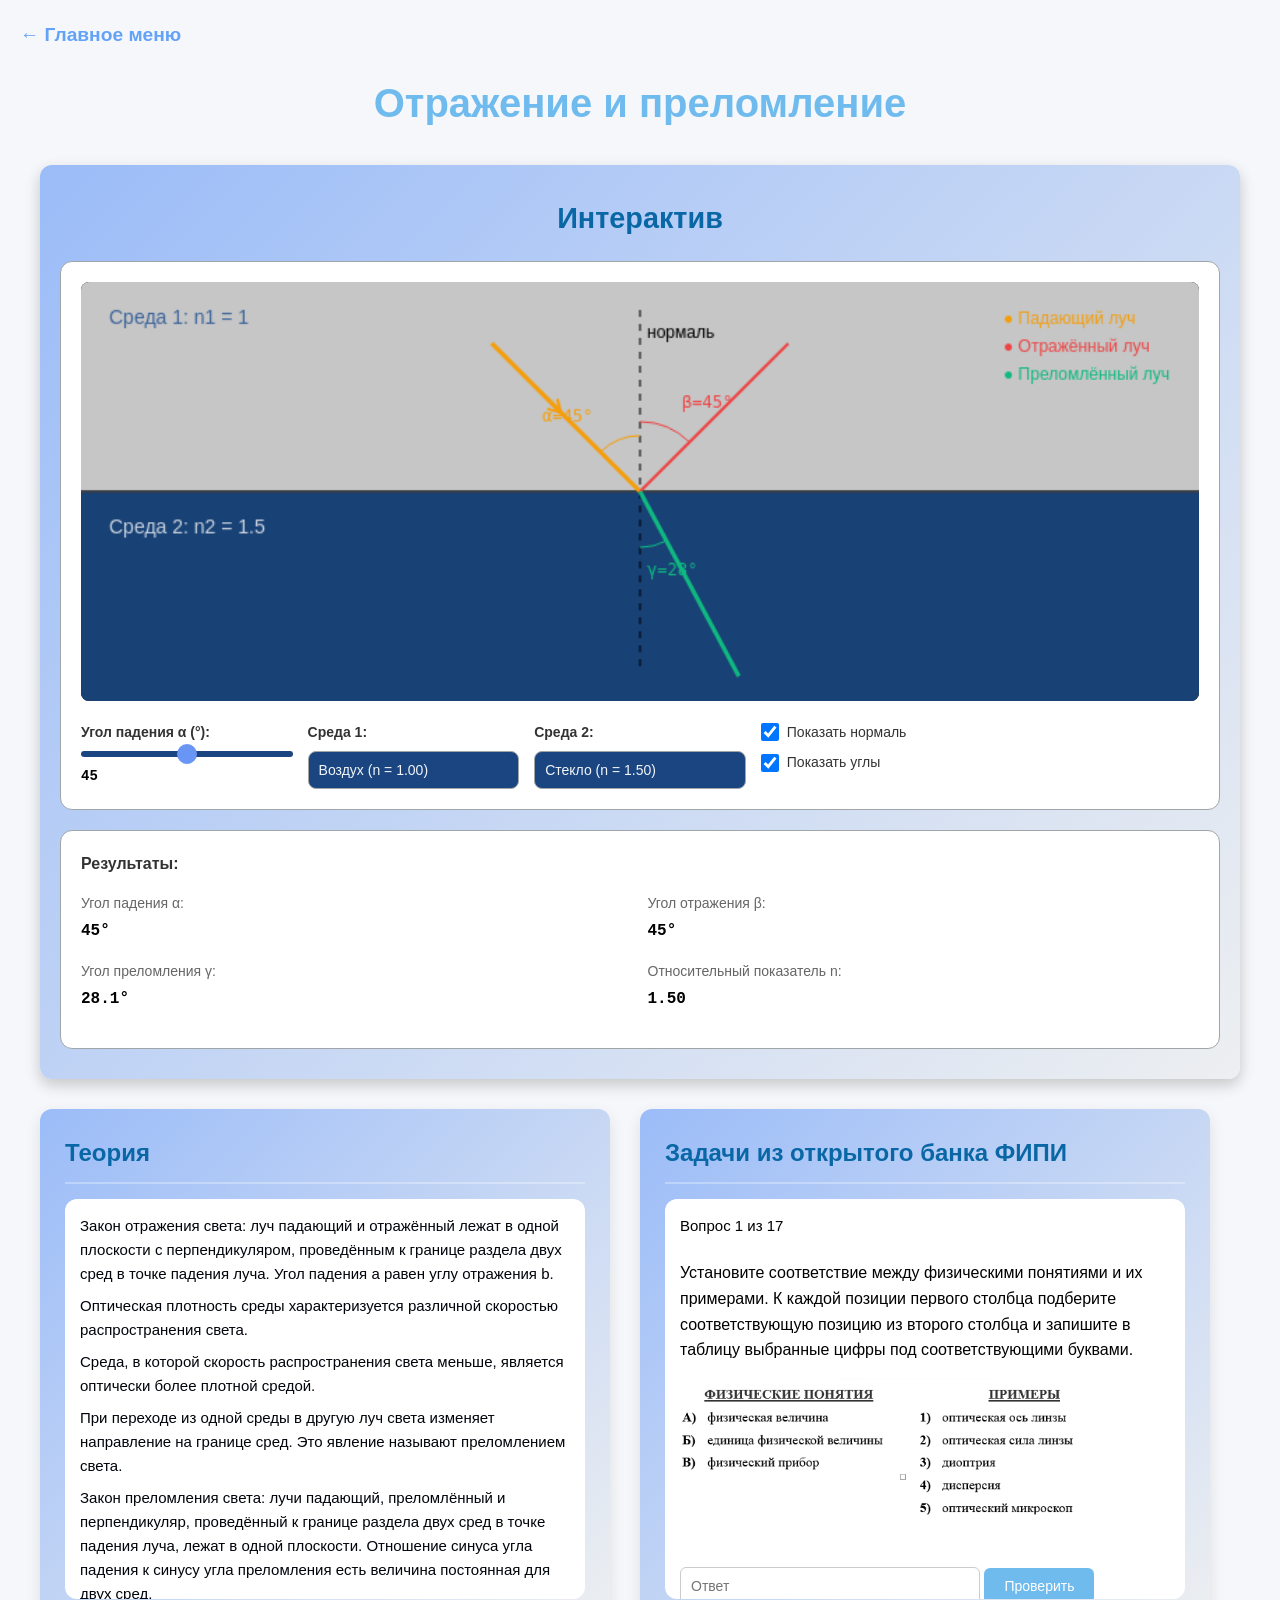
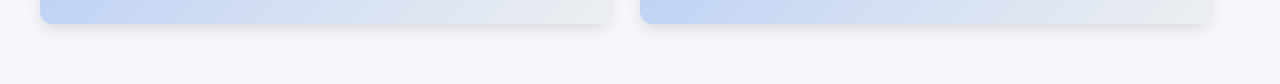
<file: IntOtr.html>
<!DOCTYPE html>
<html lang="ru">

<head>
    <meta charset="UTF-8">
    <meta name="viewport" content="width=device-width, initial-scale=1.0">
    <title>Контейнеры: верхний и два нижних</title>
    <link rel="stylesheet" href="static/styles/stINT.css">
</head>

<body>
    <div class="meny">
        <a href="index.html">
            <h2>← Главное меню</h2>
        </a>
    </div>

    <h1>Отражение и преломление</h1>

    <div class="container-wrapper">
        <div class="top-container">
            <h2>Интерактив</h2>
            <div class="sim-layout">
                <div class="sim-main">
                    <div class="simulation-container">
                        <canvas id="refraction-canvas" width="800" height="300"></canvas>
                        <div class="sim-controls">
                            <div class="control-group">
                                <label>Угол падения α (°):</label>
                                <input type="range" id="incident-angle" min="0" max="90" value="45" step="1">
                                <span id="incident-angle-val">45</span>
                            </div>
                            <div class="control-group">
                                <label>Среда 1:</label>
                                <select id="medium1">
                                    <option value="1.00">Воздух (n = 1.00)</option>
                                    <option value="1.33">Вода (n = 1.33)</option>
                                    <option value="1.50">Стекло (n = 1.50)</option>
                                    <option value="2.42">Алмаз (n = 2.42)</option>
                                </select>
                            </div>
                            <div class="control-group">
                                <label>Среда 2:</label>
                                <select id="medium2">
                                    <option value="1.00">Воздух (n = 1.00)</option>
                                    <option value="1.33">Вода (n = 1.33)</option>
                                    <option value="1.50" selected>Стекло (n = 1.50)</option>
                                    <option value="2.42">Алмаз (n = 2.42)</option>
                                </select>
                            </div>
                            <div class="checkbox-group">
                                <label>
                                    <input type="checkbox" id="show-normal" checked>
                                    Показать нормаль
                                </label>
                                <label>
                                    <input type="checkbox" id="show-angles" checked>
                                    Показать углы
                                </label>
                            </div>
                        </div>
                    </div>
                    <div class="refraction-results" id="refraction-results">
                        <h4>Результаты:</h4>
                        <div class="result-grid">
                            <div class="result-item">
                                <span class="result-label">Угол падения α:</span>
                                <span class="result-value" id="angle-incident">45°</span>
                            </div>
                            <div class="result-item">
                                <span class="result-label">Угол отражения β:</span>
                                <span class="result-value" id="angle-reflection">45°</span>
                            </div>
                            <div class="result-item">
                                <span class="result-label">Угол преломления γ:</span>
                                <span class="result-value" id="angle-refraction">—</span>
                            </div>
                            <div class="result-item">
                                <span class="result-label">Относительный показатель n:</span>
                                <span class="result-value" id="relative-n">—</span>
                            </div>
                        </div>
                        <div class="total-reflection-warning" id="total-reflection" style="display: none;">
                            ⚠️ Полное внутреннее отражение!
                        </div>
                    </div>
                </div>
            </div>
        </div>

        <div class="bottom-row">
            <div class="bottom-container left-container">
                <h3>Теория</h3>
                <div class="teoryContainer">
                    <p>Закон отражения света: луч падающий и отражённый лежат в одной плоскости с перпендикуляром,
                        проведённым к границе раздела двух сред в точке падения луча. Угол падения a равен углу
                        отражения b.
                    </p>
                    <p>Оптическая плотность среды характеризуется различной скоростью распространения света. </p>
                    <p>Среда, в которой скорость распространения света меньше, является оптически более плотной средой.
                    </p>
                    <p>При переходе из одной среды в другую луч света изменяет направление на границе сред. Это явление
                        называют преломлением света. </p>
                    <p>Закон преломления света: лучи падающий, преломлённый и перпендикуляр, проведённый к границе
                        раздела
                        двух сред в точке падения луча, лежат в одной плоскости. Отношение синуса угла падения к синусу
                        угла
                        преломления есть величина постоянная для двух сред.</p>
                </div>
            </div>
            <div class="bottom-container right-container">
                <h3>Задачи из открытого банка ФИПИ</h3>
                <div id="taskContainer">

                    <script>
                        const tasks = [
                            { q: "Установите соответствие между физическими понятиями и их примерами. К каждой позиции первого столбца подберите соответствующую позицию из второго столбца и запишите в таблицу выбранные цифры под соответствующими буквами.", a: "235", img: 'static/images/задача1otr.PNG' },
                            { q: "Установите соответствие между техническими устройствами и физическими явлениями, лежащими в основе их работы.<span style='display:block'>К каждой позиции первого столбца подберите соответствующую позициюиз второго столбца и запишите в таблицу выбранные цифры под соответствующими буквами.</span>", a: "21", img: 'static/images/задача2otr.PNG' },
                            { q: "На границе воздух-стекло световой луч частично отражается, частично преломляется (см. рисунок).<span style='display:block'>Угол преломления равен примерно</span><span style='display:block'>1) 80°</span><span style='display:block'>2) 70°</span><span style='display:block'>3) 30°</span><span style='display:block'>4) 20°</span>", a: "4", img: 'https://fs.znanio.ru/8c0997/88/70/05d042f5f3b6c3fa9989f412198973d0aa.png' },
                            { q: "Луч света переходит из стекла в воздух, преломляясь на границе раздела двух сред. Какое из направлений 1–4 соответствует преломлённому лучу?", a: "4", img: 'https://easy-exam.ru/static/main_page/image/tasks/1161.png' },
                            { q: "На границе воздух-стекло световой луч частично отражается, частично преломляется (см. рисунок).<span style='display:block'>Угол преломления равен примерно</span><span style='display:block'>1) 10°</span><span style='display:block'>2) 15°</span><span style='display:block'>3) 75°</span><span style='display:block'>4) 30°</span>", a: "2", img: 'https://easy-exam.ru/static/main_page/image/tasks/1239.jpg' },
                            { q: "Любителям порыбачить с помощью копья (остроги) важно учитывать, что видимое положение рыбы не соответствует её реальному положению. Какое физическое явление объясняет наблюдаемое смещение положения тела под водой?<span style='display:block'>1) преломление света</span><span style='display:block'>2) рассеяние света</span><span style='display:block'>3) дисперсия света</span><span style='display:block'>4) поглощение света</span>", a: "1" },
                            { q: "Луч света переходит из воздуха в стекло, преломляясь на границе раздела двух сред. Какое из направлений 1–4 соответствует преломлённому лучу?", a: "3", img: 'static/images/задача7otr.jpg' },
                            { q: "На рисунке представлен ход светового луча через четыре прозрачные пластинки 1–4, сложенные стопкой.В какой пластинке свет имеет наибольшую скорость распространения? ", a: "1", img: 'https://easy-exam.ru/static/main_page/image/tasks/1174.png' },
                            { q: "Луч света, распространяясь в воздухе, падает на плоскопараллельную стеклянную пластину. Какое из построений 1–4 соответствует ходу светового луча через пластину?", a: "2", img: 'https://i.cdn01.ru/files/users/images/dd/c2/ddc27c4bbe5e554bbc48dc51bb9d844f.png' },
                            { q: "Какое физическое явление проявляется в природе, когда на берегу мы наблюдаем в спокойной глади воды в точности отражённые береговые пейзажи?<span style='display:block'>1) зеркальное отражение света</span><span style='display:block'>2) рассеянное отражение света</span><span style='display:block'>3) дисперсия света</span><span style='display:block'>4) поглощение света</span>", a: "1" },
                            { q: "Высота Солнца над горизонтом (см. рисунок) равна 55°. Луч падает на плоское зеркало, лежащее на горизонтальной поверхности. Чему равен угол отражения луча от зеркала?", a: "35", img: 'https://easy-exam.ru/static/main_page/image/tasks/1165.png' },
                            { q: "Луч света падает на плоское зеркало. Угол между падающим и отражённым лучами равен 150°. Чему равен угол между отражённым лучом и зеркалом? ", a: "15" },
                            { q: "Луч света, распространяясь в воздухе, падает на стеклянную пластину и преломляется на границе воздух-стекло.Какой из лучей 1–4 соответствует преломлённому лучу? ", a: "3", img: 'static/images/задача13otr.jpg' },
                            { q: "<span style='display:block'>Не рекомендуется поливать растения, посаженные в открытом грунте, в солнечный жаркий полдень. С чем это связано?</span><span style='display:block'>1) Влажные листья зеркально отражают свет, что приводит к световому голоданию растений.</span><span style='display:block'>2) Влажная почва интенсивно поглощает солнечное излучение, в результате корни растений получают тепловой ожог.</span><span style='display:block'>3) Капли воды на листьях растений работают как собирающие линзы, фокусируя солнечный свет на листьях и вызывая тем самым ожоги.</span><span style='display:block'>4)Вода с поверхности листьев испаряется и охлаждает растения.</span>", a: "3" },
                            { q: "Высота Солнца над горизонтом (см. рисунок) равна 50°. Каков угол падения луча на плоское зеркало, расположенное под некоторым углом к горизонту в точке А, если луч отразился от зеркала вертикально вверх?", a: "20", img: 'https://oge.fipi.ru/docs/B24AFED7DE6AB5BC461219556CCA4F9B/questions/35CEE9FF78DA9E2145A402E58C67662B/xs3qstsrc35CEE9FF78DA9E2145A402E58C67662B_10_1737721776.png' },
                            { q: "Прочитайте текст и вставьте на места пропусков слова из приведённого списка.<span style='display:block'>Согласно рисунку, два параллельно идущих световых луча, распространяющихся в воздухе, на границе двух разных сред (А)__________.Оптическая плотность воды (Б)__________оптической плотности воздуха и (В)__________ оптической плотности стекла. При уменьшении угла падения углы преломления в стекле и воде (Г)__________.</span><span style='display:block'>Список слов и словосочетаний:</span><span style='display:block'>1) увеличиваются</span><span style='display:block'>2) уменьшаются </span><span style='display:block'>3) рассеиваются</span><span style='display:block'>4) преломляются</span><span style='display:block'>5) больше</span><span style='display:block'>6) меньше</span><span style='display:block'>7) равна</span>Запишите в таблицу выбранные цифры под соответствующими буквами.", a: "4562", img: 'https://www.fizika-online.ru/wp-content/uploads/2022/03/3-38.jpg' },
                            { q: "<span style='display:block'>17)	Прочитайте текст и вставьте на места пропусков слова из приведённого списка.</span><span style='display:block'>Согласно рисунку, два параллельно идущих световых луча, распространяющихся в воздухе, на границе двух разных сред (А)__________.Оптическая плотность среды 1 (Б)__________оптической плотности воздуха и (В)__________ оптической плотности среды 2. При небольшом увеличении угла падения углы преломления в средах 1 и 2 (Г)__________.</span><span style='display:block'>1) увеличиваются</span><span style='display:block'>2) уменьшаются </span><span style='display:block'>3) рассеиваются</span><span style='display:block'>4) преломляются</span><span style='display:block'>5) больше</span><span style='display:block'>6) меньше</span><span style='display:block'>7) равна</span>Запишите в таблицу выбранные цифры под соответствующими буквами.", a: "4561", img: 'https://neznaika.info/uploads/myimg/54/561_14_0.png' }
                        ];

                        let current = 0;

                        function showTask() {
                            const task = tasks[current];
                            const container = document.getElementById('taskContainer');

                            let html = `
            <h3 style="color: black; ">Вопрос ${current + 1} из ${tasks.length}</h3>
            <p style = "color: black;">${task.q}</p>
        `;

                            if (task.img) {
                                html += `<img src="${task.img}" width="400"  style="margin:15px 0;"><br>`;
                            }

                            html += `
            <input type="text" id="userAnswer" placeholder="Ответ">
            <button onclick="check()">Проверить</button>
            <div id="result" style="margin-top:10px;"></div>
        `;

                            container.innerHTML = html;
                        }

                        function check() {
                            const answer = document.getElementById('userAnswer').value.toLowerCase().trim();
                            const result = document.getElementById('result');

                            if (answer === tasks[current].a.toLowerCase()) {
                                result.innerHTML = "<span style='color:green'>Верно!</span>";
                                setTimeout(() => {
                                    current++;
                                    if (current < tasks.length) {
                                        showTask();
                                    } else {
                                        document.getElementById('taskContainer').innerHTML =
                                            "<h2>Тест завершен!</h2>";
                                    }
                                }, 1000);
                            } else {
                                result.innerHTML = "<span style='color:red'> Неверно, попробуйте еще раз</span>";
                            }
                        }

                        // Запускаем
                        showTask();
                    </script>
                </div>
            </div>
        </div>
    </div>
    <script src="static/styles/IntOtr.js"></script>
</body>

</html>
</file>
<file: static/styles/style.css>
* {
    margin: 0;
    padding: 0;
    -webkit-box-sizing: border-box;
    -moz-box-sizing: border-box;
    box-sizing: border-box;
    font-family: 'Segoe UI', Tahoma, Geneva, Verdana, sans-serif;
}

html {
    -webkit-text-size-adjust: 100%;
    -ms-text-size-adjust: 100%;
}

body {
    display: -webkit-box;
    display: -webkit-flex;
    display: -moz-box;
    display: -ms-flexbox;
    display: flex;
    -webkit-box-orient: vertical;
    -webkit-box-direction: normal;
    -webkit-flex-direction: column;
    -moz-box-orient: vertical;
    -moz-box-direction: normal;
    -ms-flex-direction: column;
    flex-direction: column;
    min-height: 100vh;
    background-color: #f8f8f8;
}

header {
    background: #70bbee;
    color: white;
    padding: 15px 30px;
    display: -webkit-box;
    display: -webkit-flex;
    display: -moz-box;
    display: -ms-flexbox;
    display: flex;
    -webkit-box-pack: justify;
    -webkit-justify-content: space-between;
    -moz-box-pack: justify;
    -ms-flex-pack: justify;
    justify-content: space-between;
    -webkit-box-align: center;
    -webkit-align-items: center;
    -moz-box-align: center;
    -ms-flex-align: center;
    align-items: center;
}

.logo {
    font-size: 24px;
    font-weight: bold;
    letter-spacing: 1px;
}

.container {
    display: -webkit-box;
    display: -webkit-flex;
    display: -moz-box;
    display: -ms-flexbox;
    display: flex;
    -webkit-box-flex: 1;
    -webkit-flex: 1;
    -moz-box-flex: 1;
    -ms-flex: 1;
    flex: 1;
}

.sidebar {
    width: 20%;
    min-width: 200px;
    background-color: #fff;
    padding: 20px;
    border-right: 1px solid #e0e0e0;
    overflow-y: auto;
    -webkit-overflow-scrolling: touch;
}

.sidebar>h3 {
    color: #000000;
    margin-bottom: 15px;
    border-bottom: 2px solid #70bbee;
    padding-bottom: 5px;
}

.sidebar>h3>a {
    text-decoration: none;
    color: #000307;
    -webkit-transition: color 0.3s;
    -moz-transition: color 0.3s;
    -o-transition: color 0.3s;
    transition: color 0.3s;
}

.sidebar>ul {
    list-style: none;
}

.sidebar>ul>li {
    margin: 10px 0;
}

.sidebar>ul>li>a {
    text-decoration: none;
    color: #1465c2;
    -webkit-transition: color 0.3s;
    -moz-transition: color 0.3s;
    -o-transition: color 0.3s;
    transition: color 0.3s;
}

.sidebar a:hover {
    color: #03073b;
    text-decoration: underline;
}

.content {
    -webkit-box-flex: 1;
    -webkit-flex: 1;
    -moz-box-flex: 1;
    -ms-flex: 1;
    flex: 1;
    padding: 20px;
}

.blocks-container {
    display: -webkit-box;
    display: -webkit-flex;
    display: -moz-box;
    display: -ms-flexbox;
    display: flex;
    -webkit-flex-wrap: wrap;
    -ms-flex-wrap: wrap;
    flex-wrap: wrap;
    display: -ms-grid;
    display: grid;
    -ms-grid-columns: 1fr 20px 1fr 20px 1fr;
    grid-template-columns: repeat(3, 1fr);
    gap: 20px;
}

.block {
    padding: 20px;
    background-color: #ebeaea;
    border-left: 4px solid #70bbee;
    -webkit-border-radius: 8px;
    -moz-border-radius: 8px;
    border-radius: 8px;
    -webkit-transition: -webkit-transform 0.2s, box-shadow 0.2s;
    -moz-transition: -moz-transform 0.2s, box-shadow 0.2s;
    -o-transition: -o-transform 0.2s, box-shadow 0.2s;
    transition: transform 0.2s, box-shadow 0.2s;
}

.block:hover {
    -webkit-transform: translateY(-2px);
    -moz-transform: translateY(-2px);
    -ms-transform: translateY(-2px);
    -o-transform: translateY(-2px);
    transform: translateY(-2px);
    -webkit-box-shadow: 0 4px 8px rgba(204, 189, 189, 0.829);
    -moz-box-shadow: 0 4px 8px rgba(204, 189, 189, 0.829);
    box-shadow: 0 4px 8px rgba(204, 189, 189, 0.829);
}

.block h3 {
    color: #000000;
    margin-bottom: 8px;
}

.block a {
    text-decoration: none;
    color: #000307;
    -webkit-transition: color 0.3s;
    -moz-transition: color 0.3s;
    -o-transition: color 0.3s;
    transition: color 0.3s;
    display: block;
}

.block a p,
.block p {
    color: #86757b;
    font-size: 14px;
}

.sidebar>div {
    width: 200px;
    height: 200px;
    overflow: hidden;
    display: block;
    margin-bottom: 15px;
}

.sidebar>div>img {
    width: 100%;
    height: 100%;
    -o-object-fit: cover;
    object-fit: cover;
    -o-object-position: center;
    object-position: center;
}

@media screen and (max-width: 1024px) {
    .blocks-container {
        -ms-grid-columns: 1fr 20px 1fr;
        grid-template-columns: repeat(2, 1fr);
    }

    header {
        padding: 15px 20px;
    }

    .logo {
        font-size: 20px;
    }

    .sidebar {
        width: 25%;
        min-width: 180px;
    }
}


@media screen and (max-width: 768px) {
    .container {
        -webkit-box-orient: vertical;
        -webkit-box-direction: normal;
        -webkit-flex-direction: column;
        -moz-box-orient: vertical;
        -moz-box-direction: normal;
        -ms-flex-direction: column;
        flex-direction: column;
    }

    .sidebar {
        width: 100%;
        border-right: none;
        border-bottom: 1px solid #e0e0e0;
        padding: 15px;
    }

    .sidebar>div {
        width: 80px;
        height: 80px;
        margin: 0 auto 15px auto;
    }

    .sidebar>h3 {
        text-align: center;
        margin-bottom: 10px;
    }

    .sidebar>ul {
        display: -webkit-box;
        display: -webkit-flex;
        display: -moz-box;
        display: -ms-flexbox;
        display: flex;
        -webkit-flex-wrap: wrap;
        -ms-flex-wrap: wrap;
        flex-wrap: wrap;
        -webkit-box-pack: center;
        -webkit-justify-content: center;
        -moz-box-pack: center;
        -ms-flex-pack: center;
        justify-content: center;
        gap: 10px 20px;
    }

    .sidebar>ul>li {
        margin: 0;
    }

    .blocks-container {
        -ms-grid-columns: 1fr 15px 1fr;
        grid-template-columns: repeat(2, 1fr);
        gap: 15px;
    }

    .block {
        padding: 15px;
    }

    .logo {
        font-size: 18px;
        text-align: center;
        width: 100%;
    }

    header {
        padding: 12px 15px;
        -webkit-box-pack: center;
        -webkit-justify-content: center;
        -moz-box-pack: center;
        -ms-flex-pack: center;
        justify-content: center;
    }

    .content {
        padding: 15px;
    }
}

@media screen and (max-width: 576px) {
    .blocks-container {
        -ms-grid-columns: 1fr;
        grid-template-columns: 1fr;
        gap: 12px;
    }

    .sidebar>ul {
        -webkit-box-orient: vertical;
        -webkit-box-direction: normal;
        -webkit-flex-direction: column;
        -moz-box-orient: vertical;
        -moz-box-direction: normal;
        -ms-flex-direction: column;
        flex-direction: column;
        -webkit-box-align: center;
        -webkit-align-items: center;
        -moz-box-align: center;
        -ms-flex-align: center;
        align-items: center;
        gap: 8px;
    }

    .content {
        padding: 12px 10px;
    }

    .block {
        padding: 12px;
    }

    .block h3 {
        font-size: 16px;
    }

    .block p,
    .block a p {
        font-size: 13px;
    }

    .logo {
        font-size: 16px;
    }

    header {
        padding: 10px;
    }
}

@media screen and (max-width: 400px) {
    .logo {
        font-size: 14px;
    }

    .block {
        padding: 10px;
    }

    .block h3 {
        font-size: 15px;
    }

    .block p {
        font-size: 12px;
    }

    .content {
        padding: 10px 8px;
    }

    .sidebar {
        padding: 10px;
    }

    .sidebar>div {
        width: 60px;
        height: 60px;
    }

    .sidebar>ul>li>a {
        font-size: 14px;
    }
}


@media all and (-ms-high-contrast: none),
(-ms-high-contrast: active) {
    .blocks-container {
        display: -ms-flexbox;
        display: flex;
        -ms-flex-wrap: wrap;
        flex-wrap: wrap;
    }

    .block {
        width: 31%;
        margin: 1%;
    }
}

@media all and (-ms-high-contrast: none) and (max-width: 768px),
(-ms-high-contrast: active) and (max-width: 768px) {
    .block {
        width: 48%;
    }
}

@media all and (-ms-high-contrast: none) and (max-width: 576px),
(-ms-high-contrast: active) and (max-width: 576px) {
    .block {
        width: 100%;
    }
}
</file>
<file: static/styles/stINT.css>
* {
    margin: 0;
    padding: 0;
    -webkit-box-sizing: border-box;
    -moz-box-sizing: border-box;
    box-sizing: border-box;
    font-family: 'Segoe UI', Tahoma, Geneva, Verdana, sans-serif;
}

html {
    -webkit-text-size-adjust: 100%;
    -ms-text-size-adjust: 100%;
}

body {
    background-color: #f5f7fa;
    color: #333;
    line-height: 1.6;
    padding: 20px;
}

h1 {
    text-align: center;
    color: #70bbee;
    margin-bottom: 30px;
    font-size: 2.5rem;
}

.container-wrapper {
    max-width: 1200px;
    margin: 0 auto;
}

/* Меню назад */
.meny {
    margin-bottom: 20px;
}

.meny a {
    text-decoration: none;
    color: #62a2f7;
    -webkit-transition: color 0.3s;
    -moz-transition: color 0.3s;
    -o-transition: color 0.3s;
    transition: color 0.3s;
}

.meny a:hover {
    color: #1a5cb0;
}

.meny h2 {
    font-size: 1.2rem;
}

/* Верхний контейнер с интерактивом */
.top-container {
    width: 100%;
    background: #9bbcf8;
    background: -webkit-linear-gradient(315deg, #9bbcf8 0%, #edeff1 100%);
    background: -moz-linear-gradient(315deg, #9bbcf8 0%, #edeff1 100%);
    background: -o-linear-gradient(315deg, #9bbcf8 0%, #edeff1 100%);
    background: linear-gradient(135deg, #9bbcf8 0%, #edeff1 100%);
    color: #0967a5;
    padding: 30px 20px;
    -webkit-border-radius: 12px;
    -moz-border-radius: 12px;
    border-radius: 12px;
    -webkit-box-shadow: 0 6px 15px rgba(0, 0, 0, 0.2);
    -moz-box-shadow: 0 6px 15px rgba(0, 0, 0, 0.2);
    box-shadow: 0 6px 15px rgba(0, 0, 0, 0.2);
    margin-bottom: 30px;
}

.top-container h2 {
    font-size: 1.8rem;
    margin-bottom: 20px;
    text-align: center;
}

/* Нижний ряд - теория и задачи */
.bottom-row {
    display: -webkit-box;
    display: -webkit-flex;
    display: -moz-box;
    display: -ms-flexbox;
    display: flex;
    gap: 30px;
    margin-bottom: 40px;
}

.bottom-container {
    -webkit-box-flex: 1;
    -webkit-flex: 1;
    -moz-box-flex: 1;
    -ms-flex: 1;
    flex: 1;
    background: #9bbcf8;
    background: -webkit-linear-gradient(315deg, #9bbcf8 0%, #edeff1 100%);
    background: -moz-linear-gradient(315deg, #9bbcf8 0%, #edeff1 100%);
    background: -o-linear-gradient(315deg, #9bbcf8 0%, #edeff1 100%);
    background: linear-gradient(135deg, #9bbcf8 0%, #edeff1 100%);
    -webkit-border-radius: 12px;
    -moz-border-radius: 12px;
    border-radius: 12px;
    padding: 25px;
    -webkit-box-shadow: 0 6px 15px rgba(0, 0, 0, 0.1);
    -moz-box-shadow: 0 6px 15px rgba(0, 0, 0, 0.1);
    box-shadow: 0 6px 15px rgba(0, 0, 0, 0.1);
    color: #0967a5;
}

.bottom-container h3 {
    font-size: 1.5rem;
    margin-bottom: 15px;
    border-bottom: 2px solid rgba(255, 255, 255, 0.3);
    padding-bottom: 10px;
}

/* Контейнеры для теории и задач */
.teoryContainer,
#taskContainer {
    background-color: #ffffff;
    padding: 15px;
    -webkit-border-radius: 12px;
    -moz-border-radius: 12px;
    border-radius: 12px;
    max-height: 400px;
    overflow-y: auto;
    -webkit-overflow-scrolling: touch;
}

.teoryContainer p {
    color: #00040a;
    margin-bottom: 8px;
    font-size: 15px;
    line-height: 1.6;
}

#taskContainer h3 {
    color: rgb(0, 14, 14);
    font-size: 15px;
    font-weight: normal;
    margin-bottom: 10px;
}

#taskContainer p {
    color: black;
    margin-bottom: 10px;
}

#taskContainer img {
    max-width: 100%;
    height: auto;
    display: block;
    margin: 10px 0;
}

#taskContainer input[type="text"] {
    width: 100%;
    max-width: 300px;
    padding: 10px;
    margin: 5px 0;
    font-size: 14px;
    border: 1px solid #ccc;
    -webkit-border-radius: 6px;
    -moz-border-radius: 6px;
    border-radius: 6px;
    -webkit-appearance: none;
    -moz-appearance: none;
    appearance: none;
}

#taskContainer button {
    padding: 10px 20px;
    margin: 5px 0;
    font-size: 14px;
    background-color: #70bbee;
    color: white;
    border: none;
    -webkit-border-radius: 6px;
    -moz-border-radius: 6px;
    border-radius: 6px;
    cursor: pointer;
    -webkit-transition: background-color 0.3s;
    -moz-transition: background-color 0.3s;
    -o-transition: background-color 0.3s;
    transition: background-color 0.3s;
}

#taskContainer button:hover {
    background-color: #5aa3d6;
}

/* Контейнер симуляции */
.simulation-container {
    background: #ffffff;
    -webkit-border-radius: 12px;
    -moz-border-radius: 12px;
    border-radius: 12px;
    padding: 20px;
    border: 1px solid #a0a6a7;
}

.simulation-container canvas {
    display: block;
    width: 100%;
    max-width: 100%;
    height: auto;
    background: #0a0a0a;
    -webkit-border-radius: 8px;
    -moz-border-radius: 8px;
    border-radius: 8px;
    margin-bottom: 20px;
}

/* Панель управления */
.sim-controls {
    display: -webkit-box;
    display: -webkit-flex;
    display: -moz-box;
    display: -ms-flexbox;
    display: flex;
    -webkit-flex-wrap: wrap;
    -ms-flex-wrap: wrap;
    flex-wrap: wrap;
    display: -ms-grid;
    display: grid;
    -ms-grid-columns: 1fr 15px 1fr;
    grid-template-columns: repeat(auto-fit, minmax(200px, 1fr));
    gap: 15px;
}

.control-group {
    display: -webkit-box;
    display: -webkit-flex;
    display: -moz-box;
    display: -ms-flexbox;
    display: flex;
    -webkit-box-orient: vertical;
    -webkit-box-direction: normal;
    -webkit-flex-direction: column;
    -moz-box-orient: vertical;
    -moz-box-direction: normal;
    -ms-flex-direction: column;
    flex-direction: column;
    gap: 8px;
}

.control-group label {
    font-size: 14px;
    color: #333;
    font-weight: 600;
}


.control-group input[type="range"] {
    width: 100%;
    height: 6px;
    background: #1b4580;
    -webkit-border-radius: 3px;
    -moz-border-radius: 3px;
    border-radius: 3px;
    outline: none;
    -webkit-appearance: none;
    -moz-appearance: none;
    appearance: none;
    cursor: pointer;
}

/* Chrome, Safari, Opera */
.control-group input[type="range"]::-webkit-slider-thumb {
    -webkit-appearance: none;
    appearance: none;
    width: 20px;
    height: 20px;
    background: #6995f5;
    -webkit-border-radius: 50%;
    border-radius: 50%;
    cursor: pointer;
}

/* Firefox */
.control-group input[type="range"]::-moz-range-thumb {
    width: 20px;
    height: 20px;
    background: #6995f5;
    -moz-border-radius: 50%;
    border-radius: 50%;
    cursor: pointer;
    border: none;
}

/* IE/Edge */
.control-group input[type="range"]::-ms-thumb {
    width: 20px;
    height: 20px;
    background: #6995f5;
    border-radius: 50%;
    cursor: pointer;
    border: none;
}

.control-group input[type="range"]::-ms-track {
    width: 100%;
    height: 6px;
    background: transparent;
    border-color: transparent;
    color: transparent;
}

.control-group input[type="range"]::-ms-fill-lower {
    background: #1b4580;
    border-radius: 3px;
}

.control-group input[type="range"]::-ms-fill-upper {
    background: #1b4580;
    border-radius: 3px;
}

.control-group span {
    font-family: 'Courier New', monospace;
    color: #000;
    font-weight: 600;
    font-size: 14px;
}

.control-group select {
    width: 100%;
    padding: 10px;
    background: #1b4580;
    border: 1px solid #a0a6a7;
    color: #f1f5f9;
    -webkit-border-radius: 8px;
    -moz-border-radius: 8px;
    border-radius: 8px;
    font-size: 14px;
    cursor: pointer;
    -webkit-appearance: none;
    -moz-appearance: none;
    appearance: none;
}

.control-group select:focus {
    outline: none;
    border-color: #6995f5;
}

.checkbox-group {
    display: -webkit-box;
    display: -webkit-flex;
    display: -moz-box;
    display: -ms-flexbox;
    display: flex;
    -webkit-box-orient: vertical;
    -webkit-box-direction: normal;
    -webkit-flex-direction: column;
    -moz-box-orient: vertical;
    -moz-box-direction: normal;
    -ms-flex-direction: column;
    flex-direction: column;
    gap: 8px;
}

.checkbox-group label {
    display: -webkit-box;
    display: -webkit-flex;
    display: -moz-box;
    display: -ms-flexbox;
    display: flex;
    -webkit-box-align: center;
    -webkit-align-items: center;
    -moz-box-align: center;
    -ms-flex-align: center;
    align-items: center;
    gap: 8px;
    cursor: pointer;
    font-size: 14px;
    color: #333;
}

.checkbox-group input[type="checkbox"] {
    width: 18px;
    height: 18px;
    cursor: pointer;
}


.sim-buttons {
    display: -webkit-box;
    display: -webkit-flex;
    display: -moz-box;
    display: -ms-flexbox;
    display: flex;
    gap: 10px;
    -ms-grid-column: 1;
    -ms-grid-column-span: 3;
    grid-column: 1 / -1;
    margin-top: 10px;
    -webkit-flex-wrap: wrap;
    -ms-flex-wrap: wrap;
    flex-wrap: wrap;
}

.btn-start,
.btn-reset {
    padding: 12px 25px;
    border: none;
    -webkit-border-radius: 8px;
    -moz-border-radius: 8px;
    border-radius: 8px;
    font-size: 14px;
    font-weight: 700;
    cursor: pointer;
    -webkit-transition: all 0.2s;
    -moz-transition: all 0.2s;
    -o-transition: all 0.2s;
    transition: all 0.2s;
    -webkit-box-flex: 1;
    -webkit-flex: 1;
    -moz-box-flex: 1;
    -ms-flex: 1;
    flex: 1;
    min-width: 120px;
}

.btn-start {
    background: #10b981;
    color: white;
}

.btn-start:hover {
    background: #059669;
}

.btn-reset {
    background: #1b4580;
    color: #f1f5f9;
}

.btn-reset:hover {
    background: #475569;
}

.results-panel,
.lens-results,
.refraction-results {
    background: #ffffff;
    -webkit-border-radius: 12px;
    -moz-border-radius: 12px;
    border-radius: 12px;
    padding: 20px;
    border: 1px solid #a0a6a7;
    margin-top: 20px;
}

.results-panel h4,
.lens-results h4,
.refraction-results h4 {
    font-size: 16px;
    margin-bottom: 15px;
    color: #333;
    font-weight: 700;
}

.result-row {
    display: -webkit-box;
    display: -webkit-flex;
    display: -moz-box;
    display: -ms-flexbox;
    display: flex;
    -webkit-box-pack: justify;
    -webkit-justify-content: space-between;
    -moz-box-pack: justify;
    -ms-flex-pack: justify;
    justify-content: space-between;
    padding: 8px 0;
    border-bottom: 1px solid #e0e0e0;
    -webkit-flex-wrap: wrap;
    -ms-flex-wrap: wrap;
    flex-wrap: wrap;
    gap: 5px;
}

.result-row:last-child {
    border-bottom: none;
}

.result-row span:first-child {
    color: #333;
}

.result-row span:last-child {
    font-family: 'Courier New', monospace;
    color: #000;
    font-weight: 600;
}

.result-grid {
    display: -webkit-box;
    display: -webkit-flex;
    display: -moz-box;
    display: -ms-flexbox;
    display: flex;
    -webkit-flex-wrap: wrap;
    -ms-flex-wrap: wrap;
    flex-wrap: wrap;
    display: -ms-grid;
    display: grid;
    -ms-grid-columns: 1fr 15px 1fr;
    grid-template-columns: repeat(2, 1fr);
    gap: 15px;
}

.result-item {
    display: -webkit-box;
    display: -webkit-flex;
    display: -moz-box;
    display: -ms-flexbox;
    display: flex;
    -webkit-box-orient: vertical;
    -webkit-box-direction: normal;
    -webkit-flex-direction: column;
    -moz-box-orient: vertical;
    -moz-box-direction: normal;
    -ms-flex-direction: column;
    flex-direction: column;
    gap: 5px;
}

.result-label {
    font-size: 14px;
    color: #666;
}

.result-value {
    font-family: 'Courier New', monospace;
    color: #000;
    font-size: 16px;
    font-weight: 600;
}

.total-reflection-warning {
    margin-top: 15px;
    padding: 15px;
    background: #fef3c7;
    -webkit-border-radius: 8px;
    -moz-border-radius: 8px;
    border-radius: 8px;
    color: #92400e;
    font-weight: 600;
    text-align: center;
}

/* Energy bars */
.energy-bars {
    background: #ffffff;
    -webkit-border-radius: 12px;
    -moz-border-radius: 12px;
    border-radius: 12px;
    border: 1px solid #a0a6a7;
    padding: 20px;
    display: -webkit-box;
    display: -webkit-flex;
    display: -moz-box;
    display: -ms-flexbox;
    display: flex;
    gap: 20px;
    margin-top: 20px;
    -webkit-flex-wrap: wrap;
    -ms-flex-wrap: wrap;
    flex-wrap: wrap;
}

.energy-bar-container {
    -webkit-box-flex: 1;
    -webkit-flex: 1;
    -moz-box-flex: 1;
    -ms-flex: 1;
    flex: 1;
    min-width: 200px;
    display: -webkit-box;
    display: -webkit-flex;
    display: -moz-box;
    display: -ms-flexbox;
    display: flex;
    -webkit-box-align: center;
    -webkit-align-items: center;
    -moz-box-align: center;
    -ms-flex-align: center;
    align-items: center;
    gap: 10px;
}

.energy-bar-label {
    font-weight: 700;
    min-width: 30px;
    color: #333;
}

.energy-bar {
    -webkit-box-flex: 1;
    -webkit-flex: 1;
    -moz-box-flex: 1;
    -ms-flex: 1;
    flex: 1;
    height: 24px;
    background: #1b4580;
    -webkit-border-radius: 4px;
    -moz-border-radius: 4px;
    border-radius: 4px;
    overflow: hidden;
}

.energy-bar-fill {
    height: 100%;
    -webkit-transition: width 0.1s;
    -moz-transition: width 0.1s;
    -o-transition: width 0.1s;
    transition: width 0.1s;
    -webkit-border-radius: 4px;
    -moz-border-radius: 4px;
    border-radius: 4px;
}

.energy-bar.potential .energy-bar-fill {
    background: #3b82f6;
    background: -webkit-linear-gradient(left, #3b82f6, #60a5fa);
    background: -moz-linear-gradient(left, #3b82f6, #60a5fa);
    background: -o-linear-gradient(left, #3b82f6, #60a5fa);
    background: linear-gradient(90deg, #3b82f6, #60a5fa);
}

.energy-bar.kinetic .energy-bar-fill {
    background: #ef4444;
    background: -webkit-linear-gradient(left, #ef4444, #f87171);
    background: -moz-linear-gradient(left, #ef4444, #f87171);
    background: -o-linear-gradient(left, #ef4444, #f87171);
    background: linear-gradient(90deg, #ef4444, #f87171);
}

.energy-bar.total .energy-bar-fill {
    background: #10b981;
    background: -webkit-linear-gradient(left, #10b981, #34d399);
    background: -moz-linear-gradient(left, #10b981, #34d399);
    background: -o-linear-gradient(left, #10b981, #34d399);
    background: linear-gradient(90deg, #10b981, #34d399);
}

.energy-bars span {
    font-family: 'Courier New', monospace;
    font-size: 14px;
    color: #333;
    min-width: 60px;
}

@media screen and (max-width: 1024px) {
    body {
        padding: 15px;
    }

    h1 {
        font-size: 2rem;
    }

    .top-container {
        padding: 25px 15px;
    }

    .top-container h2 {
        font-size: 1.5rem;
    }

    .bottom-row {
        gap: 20px;
    }

    .bottom-container {
        padding: 20px;
    }

    .bottom-container h3 {
        font-size: 1.3rem;
    }
}

@media screen and (max-width: 768px) {
    body {
        padding: 12px;
    }

    h1 {
        font-size: 1.6rem;
        margin-bottom: 20px;
    }

    .meny h2 {
        font-size: 1rem;
    }

    .bottom-row {
        -webkit-box-orient: vertical;
        -webkit-box-direction: normal;
        -webkit-flex-direction: column;
        -moz-box-orient: vertical;
        -moz-box-direction: normal;
        -ms-flex-direction: column;
        flex-direction: column;
        gap: 20px;
    }

    .top-container,
    .bottom-container {
        padding: 20px 15px;
    }

    .top-container h2 {
        font-size: 1.4rem;
    }

    .bottom-container h3 {
        font-size: 1.2rem;
    }

    .sim-controls {
        -ms-grid-columns: 1fr 12px 1fr;
        grid-template-columns: repeat(2, 1fr);
        gap: 12px;
    }

    .simulation-container {
        padding: 15px;
    }

    .result-grid {
        -ms-grid-columns: 1fr;
        grid-template-columns: 1fr;
        gap: 10px;
    }

    .teoryContainer,
    #taskContainer {
        padding: 12px;
        max-height: 350px;
    }

    .teoryContainer p {
        font-size: 14px;
    }
}

@media screen and (max-width: 576px) {
    body {
        padding: 10px;
    }

    h1 {
        font-size: 1.4rem;
        margin-bottom: 15px;
    }

    .meny h2 {
        font-size: 0.9rem;
    }

    .top-container,
    .bottom-container {
        padding: 15px 12px;
        -webkit-border-radius: 10px;
        -moz-border-radius: 10px;
        border-radius: 10px;
    }

    .top-container h2 {
        font-size: 1.2rem;
        margin-bottom: 15px;
    }

    .bottom-container h3 {
        font-size: 1.1rem;
        margin-bottom: 12px;
    }

    .sim-controls {
        -ms-grid-columns: 1fr;
        grid-template-columns: 1fr;
        gap: 15px;
    }

    .simulation-container {
        padding: 12px;
    }

    .sim-buttons {
        -webkit-box-orient: vertical;
        -webkit-box-direction: normal;
        -webkit-flex-direction: column;
        -moz-box-orient: vertical;
        -moz-box-direction: normal;
        -ms-flex-direction: column;
        flex-direction: column;
    }

    .btn-start,
    .btn-reset {
        width: 100%;
        padding: 14px;
    }

    .energy-bars {
        -webkit-box-orient: vertical;
        -webkit-box-direction: normal;
        -webkit-flex-direction: column;
        -moz-box-orient: vertical;
        -moz-box-direction: normal;
        -ms-flex-direction: column;
        flex-direction: column;
        padding: 15px;
        gap: 15px;
    }

    .energy-bar-container {
        min-width: 100%;
    }

    .results-panel,
    .lens-results,
    .refraction-results {
        padding: 15px;
    }

    .result-row {
        -webkit-box-orient: vertical;
        -webkit-box-direction: normal;
        -webkit-flex-direction: column;
        -moz-box-orient: vertical;
        -moz-box-direction: normal;
        -ms-flex-direction: column;
        flex-direction: column;
        gap: 3px;
        padding: 10px 0;
    }

    .result-grid {
        gap: 12px;
    }

    .teoryContainer,
    #taskContainer {
        padding: 10px;
        max-height: 300px;
    }

    .teoryContainer p {
        font-size: 13px;
        margin-bottom: 6px;
    }

    #taskContainer input[type="text"] {
        width: 100%;
        max-width: 100%;
    }

    #taskContainer button {
        width: 100%;
        padding: 12px;
    }

    .control-group label {
        font-size: 13px;
    }

    .control-group select {
        padding: 12px;
        font-size: 13px;
    }
}


@media screen and (max-width: 400px) {
    body {
        padding: 8px;
    }

    h1 {
        font-size: 1.2rem;
        margin-bottom: 12px;
    }

    .meny h2 {
        font-size: 0.85rem;
    }

    .top-container,
    .bottom-container {
        padding: 12px 10px;
        -webkit-border-radius: 8px;
        -moz-border-radius: 8px;
        border-radius: 8px;
    }

    .top-container h2 {
        font-size: 1.1rem;
    }

    .bottom-container h3 {
        font-size: 1rem;
    }

    .simulation-container {
        padding: 10px;
    }

    .btn-start,
    .btn-reset {
        padding: 12px;
        font-size: 13px;
    }

    .teoryContainer p {
        font-size: 12px;
    }

    #taskContainer h3 {
        font-size: 13px;
    }

    #taskContainer p {
        font-size: 13px;
    }

    .result-label {
        font-size: 12px;
    }

    .result-value {
        font-size: 14px;
    }

    .energy-bar-label {
        font-size: 14px;
    }

    .energy-bars span {
        font-size: 12px;
        min-width: 50px;
    }
}

@media screen and (max-width: 768px) {
    canvas {
        max-width: 100% !important;
        height: auto !important;
    }
}

@media all and (-ms-high-contrast: none),
(-ms-high-contrast: active) {
    .bottom-row {
        display: block;
    }

    .bottom-container {
        width: 48%;
        float: left;
        margin-right: 2%;
        margin-bottom: 20px;
    }

    .bottom-container:nth-child(2n) {
        margin-right: 0;
    }

    .sim-controls {
        display: block;
    }

    .control-group {
        width: 48%;
        float: left;
        margin-right: 2%;
        margin-bottom: 15px;
    }

    .sim-buttons {
        clear: both;
        padding-top: 15px;
    }

    .result-grid {
        display: block;
    }

    .result-item {
        width: 48%;
        float: left;
        margin-right: 2%;
        margin-bottom: 10px;
    }

    .energy-bars {
        display: block;
    }

    .energy-bar-container {
        margin-bottom: 15px;
    }
}

@media all and (-ms-high-contrast: none) and (max-width: 768px),
(-ms-high-contrast: active) and (max-width: 768px) {
    .bottom-container {
        width: 100%;
        float: none;
        margin-right: 0;
    }

    .control-group {
        width: 100%;
        float: none;
        margin-right: 0;
    }

    .result-item {
        width: 100%;
        float: none;
        margin-right: 0;
    }
}

.bottom-row:after,
.sim-controls:after,
.result-grid:after,
.energy-bars:after {
    content: "";
    display: table;
    clear: both;
}


/* ═══════════════════════════════════════════════════
   styleLinz.css — стили ТОЛЬКО для интерактива линз
   (всё общее уже есть в stINT.css)
   ═══════════════════════════════════════════════════ */

/* Цветные метки лучей рядом с чекбоксами */
.ray-label {
  font-weight: 600;
}

.ray-label.ray1 { color: #e17055; }
.ray-label.ray2 { color: #00b894; }
.ray-label.ray3 { color: #0984e3; }

/* Цвета значений результатов */
.result-value.real     { color: #10b981 !important; }
.result-value.virtual  { color: #e17055 !important; }
.result-value.enlarged { color: #e17055 !important; }
.result-value.reduced  { color: #3b82f6 !important; }
.result-value.equal    { color: #6995f5 !important; }
.result-value.inverted { color: #e17055 !important; }
.result-value.upright  { color: #10b981 !important; }

/* Блок формулы под результатами */
.formula-box {
  background: #eef2ff;
  border: 1px solid #c7d2fe;
  border-radius: 8px;
  padding: 14px;
  margin-top: 15px;
  font-size: 15px;
  font-weight: 600;
  color: #1b4580;
  text-align: center;
  line-height: 1.8;
  font-family: 'Courier New', monospace;
}

/* Легенда на холсте */
.canvas-legend {
  position: absolute;
  top: 10px;
  right: 10px;
  background: rgba(255, 255, 255, 0.92);
  border: 1px solid #a0a6a7;
  border-radius: 8px;
  padding: 10px 14px;
  font-size: 12px;
  color: #333;
  display: flex;
  flex-direction: column;
  gap: 5px;
}

.canvas-legend .legend-row {
  display: flex;
  align-items: center;
  gap: 8px;
  font-weight: 500;
}

.canvas-legend .legend-color {
  width: 22px;
  height: 3px;
  border-radius: 2px;
}
</file>
